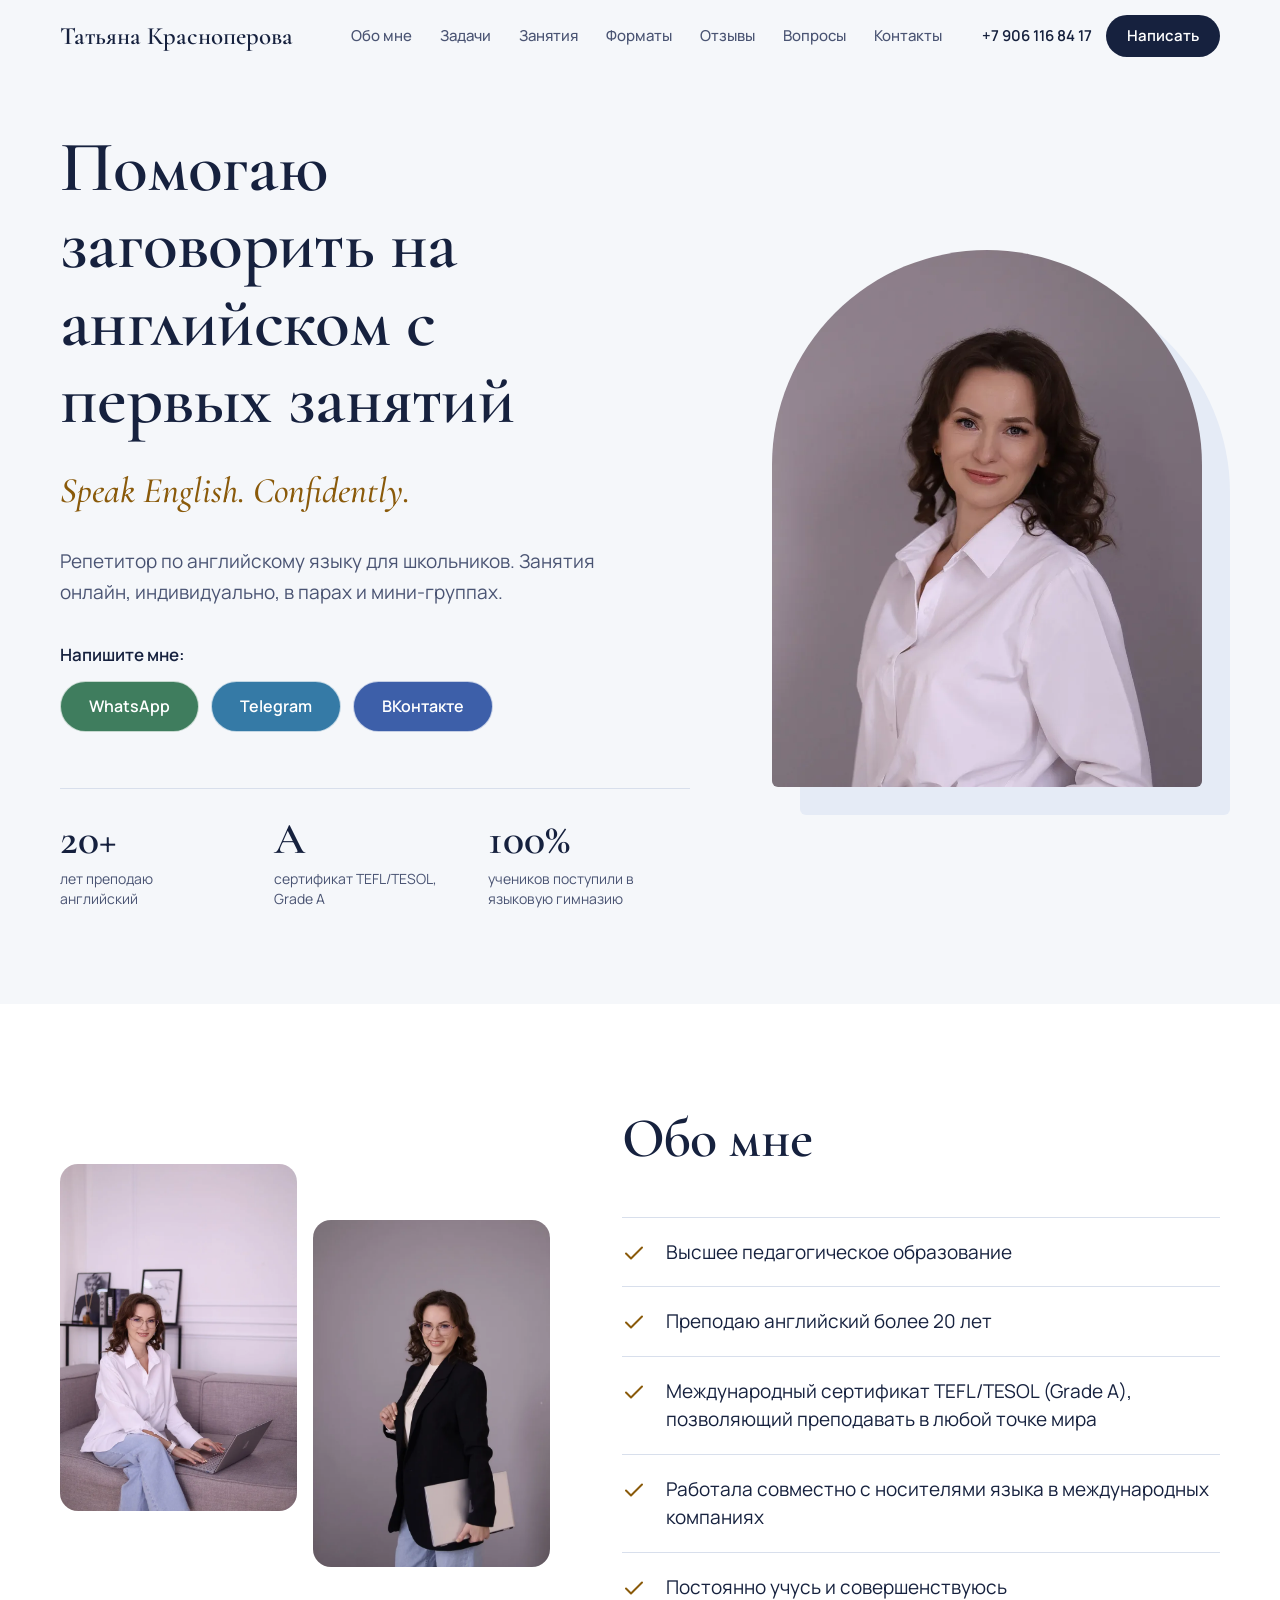
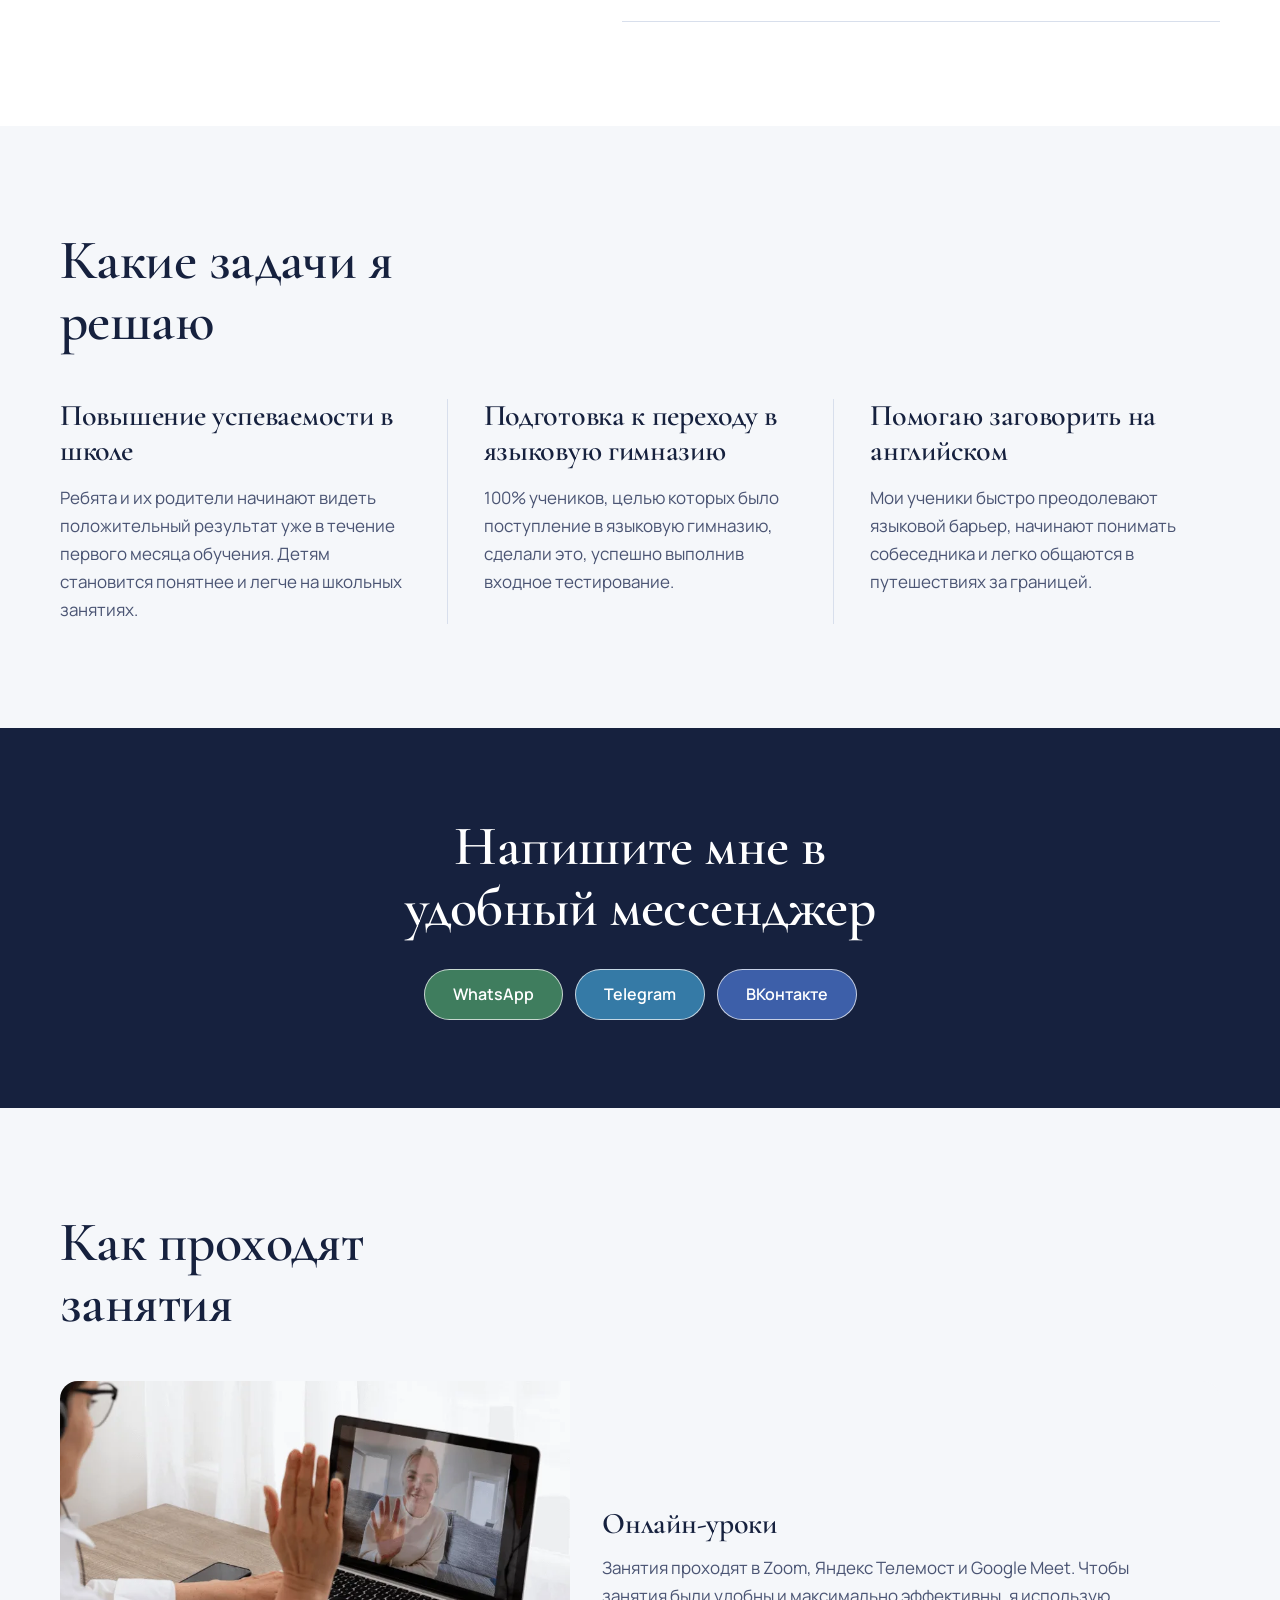
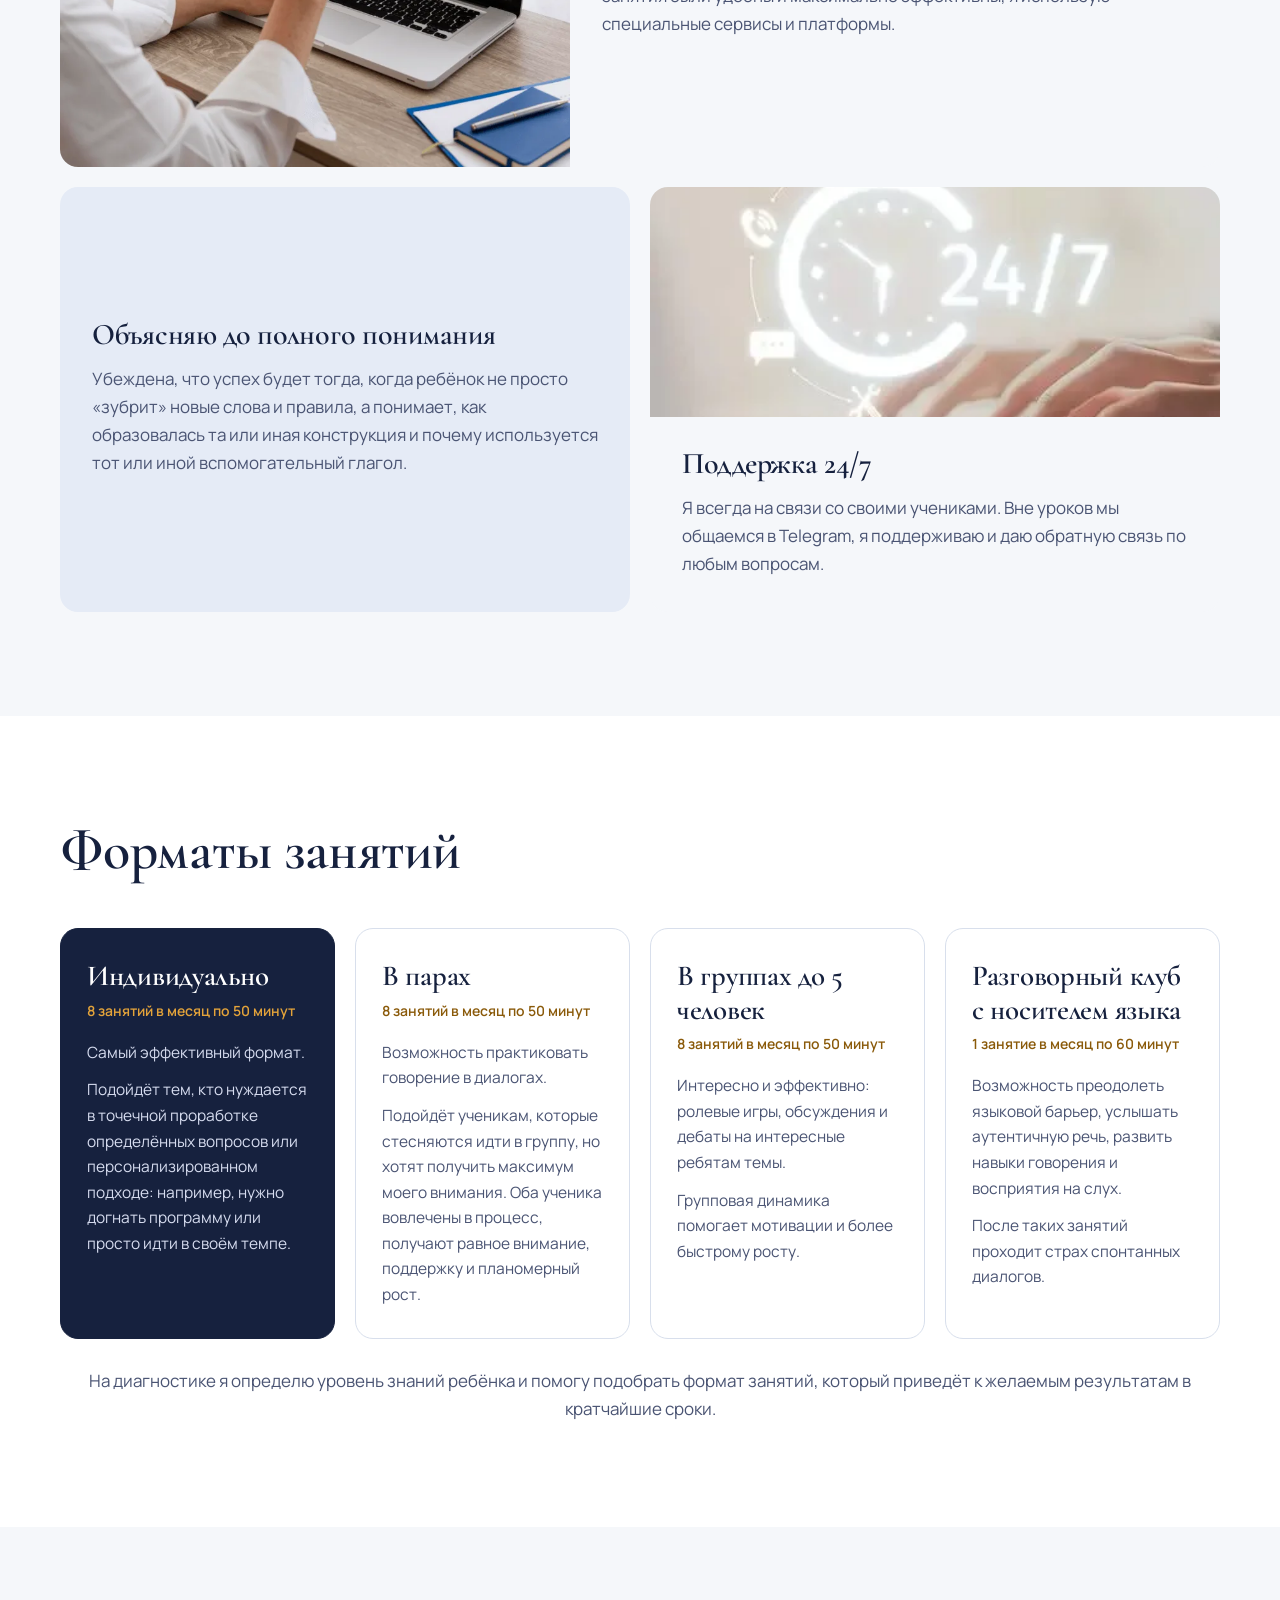
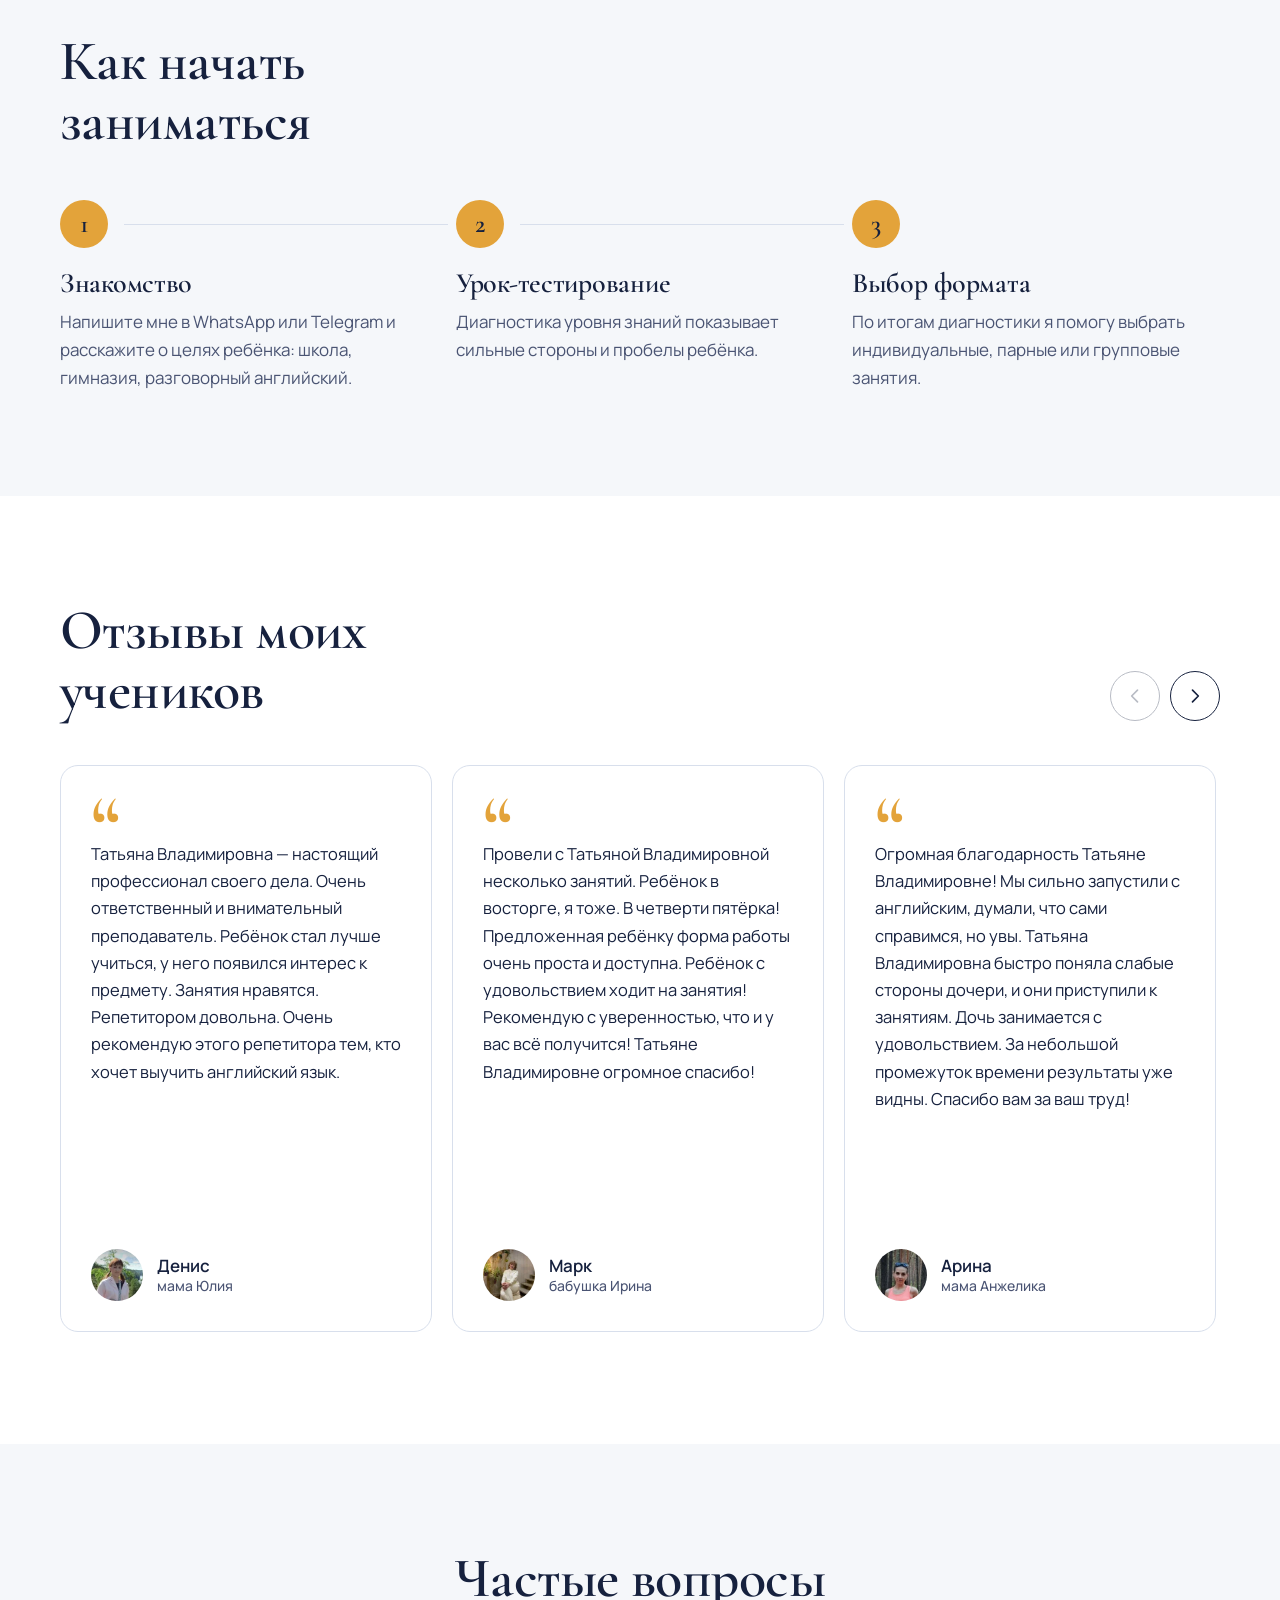
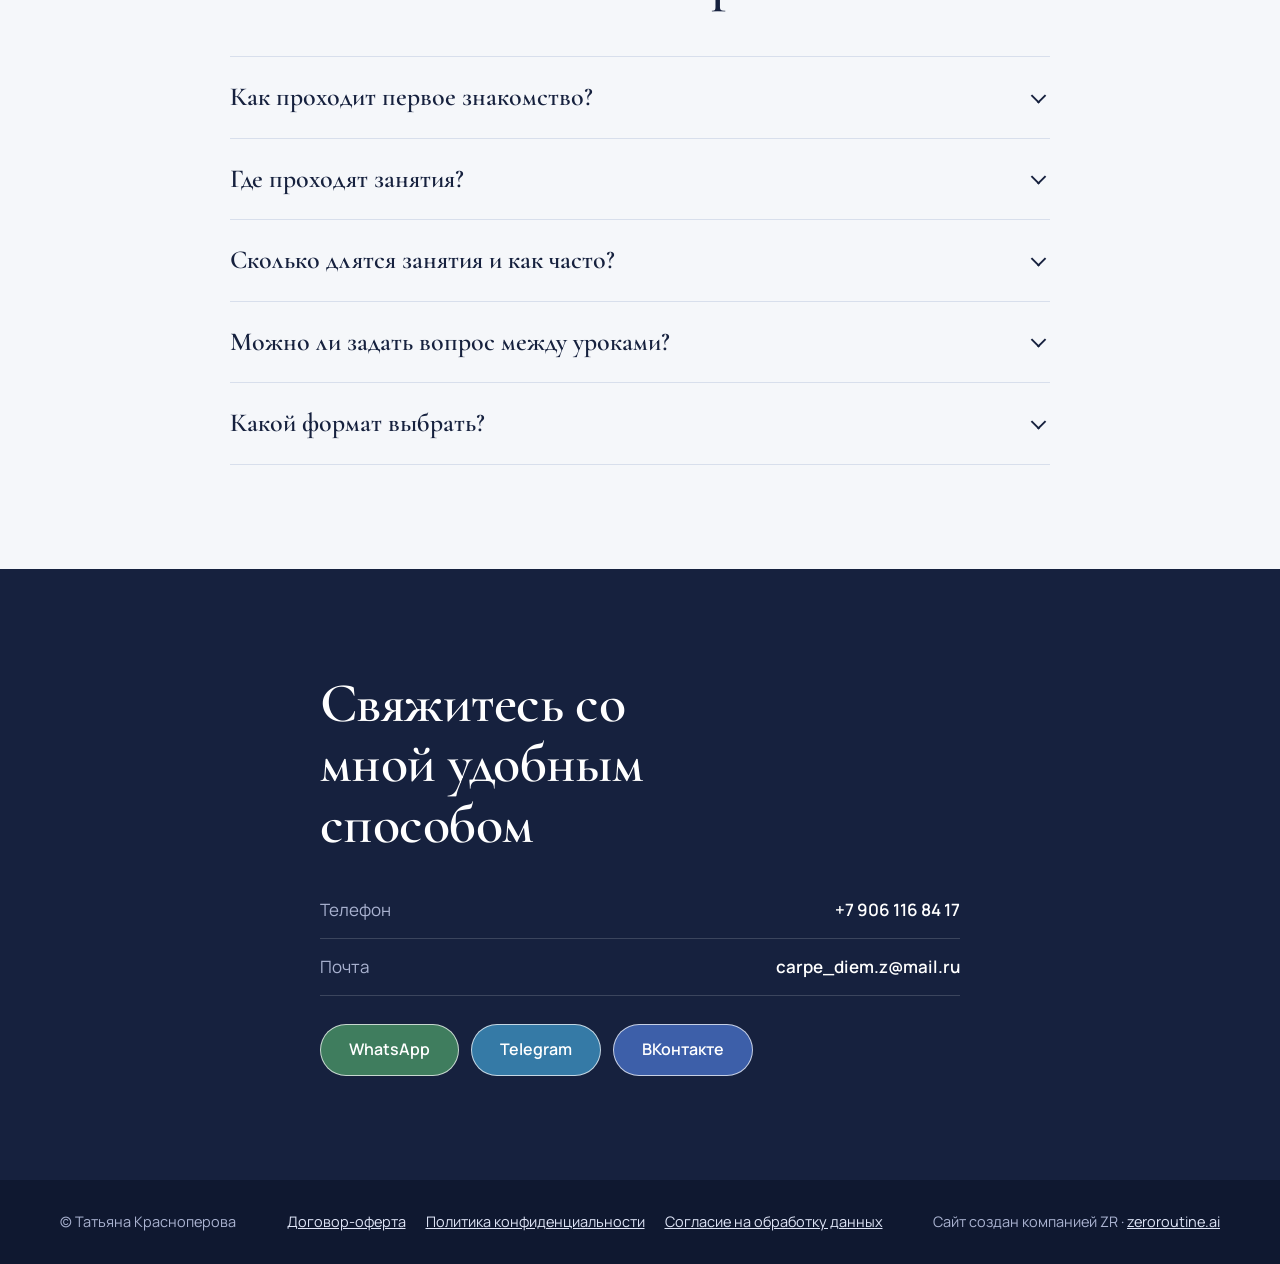
<file: index.html>
<!DOCTYPE html>
<html lang="ru">
<head>
<meta charset="utf-8">
<meta name="viewport" content="width=device-width, initial-scale=1">
<title>Татьяна Красноперова — репетитор по английскому языку</title>
<meta name="description" content="Репетитор по английскому языку: школьникам, подготовка в языковую гимназию, разговорная практика. Онлайн, индивидуально, в парах и мини-группах. Опыт более 20 лет, сертификат TEFL/TESOL.">
<meta name="theme-color" content="#16213e">
<meta property="og:type" content="website">
<meta property="og:title" content="Татьяна Красноперова — репетитор по английскому языку">
<meta property="og:description" content="Помогаю заговорить на английском уже с первых занятий. Онлайн, индивидуально и в мини-группах.">
<link rel="icon" href="assets/img/favicon.ico">
<link rel="preload" href="assets/fonts/cormorant-600.woff2" as="font" type="font/woff2" crossorigin>
<link rel="stylesheet" href="assets/css/google-fonts.css">
<link rel="stylesheet" href="assets/css/style.css?v=202611270908">
</head>
<body>
<a class="skip" href="#main">К содержимому</a>

<header class="header">
  <div class="wrap header__in">
    <a class="logo" href="#top">Татьяна Красноперова</a>
    <nav class="nav" id="nav" aria-label="Разделы сайта">
      <a href="#about">Обо мне</a>
      <a href="#goals">Задачи</a>
      <a href="#method">Занятия</a>
      <a href="#formats">Форматы</a>
      <a href="#reviews">Отзывы</a>
      <a href="#faq">Вопросы</a>
      <a href="#contact">Контакты</a>
      <a class="nav__cta" href="#contact">Написать мне</a>
    </nav>
    <div class="header__cta">
      <a class="header__phone" href="tel:+79061168417">+7 906 116 84 17</a>
      <a class="btn btn--dark btn--sm" href="#contact">Написать</a>
    </div>
    <button class="burger" type="button" aria-label="Открыть меню" aria-expanded="false" aria-controls="nav"><span></span><span></span><span></span></button>
  </div>
</header>

<main id="main">

<section class="hero" id="top">
  <div class="wrap hero__grid">
    <div>
      <h1>Помогаю заговорить на английском с первых занятий</h1>
      <p class="hero__en">Speak English. Confidently.</p>
      <p class="hero__lead">Репетитор по английскому языку для школьников. Занятия онлайн, индивидуально, в парах и мини-группах.</p>
      <p class="hero__write">Напишите мне:</p>
      <div class="hero__actions">
        <a class="btn btn--wa" href="https://wa.me/79061168417" target="_blank" rel="noopener">WhatsApp</a>
        <a class="btn btn--tg" href="https://t.me/Tatyana2612_K" target="_blank" rel="noopener">Telegram</a>
        <a class="btn btn--vk" href="https://vk.ru/id139957964" target="_blank" rel="noopener">ВКонтакте</a>
      </div>
      <ul class="facts">
        <li><b>20+</b><span>лет преподаю английский</span></li>
        <li><b>A</b><span>сертификат TEFL/TESOL, Grade A</span></li>
        <li><b>100%</b><span>учеников поступили в языковую гимназию</span></li>
      </ul>
    </div>
    <div class="hero__photo">
      <img src="assets/images/hero.webp" width="900" height="1047" alt="Татьяна Красноперова, репетитор по английскому языку" fetchpriority="high">
    </div>
  </div>
</section>

<section class="section section--white" id="about">
  <div class="wrap about">
    <div class="about__photos">
      <img src="assets/images/about-1.webp" width="800" height="1200" alt="Татьяна проводит онлайн-урок за ноутбуком" loading="lazy">
      <img src="assets/images/about-3.webp" width="700" height="1050" alt="Татьяна Красноперова с ноутбуком" loading="lazy">
    </div>
    <div>
      <h2 class="section-title">Обо мне</h2>
      <ul class="creds">
        <li><svg viewBox="0 0 24 24" fill="none" stroke="currentColor" stroke-width="2" stroke-linecap="round" stroke-linejoin="round" aria-hidden="true"><path d="M4 12.5l5 5L20 6.5"/></svg>Высшее педагогическое образование</li>
        <li><svg viewBox="0 0 24 24" fill="none" stroke="currentColor" stroke-width="2" stroke-linecap="round" stroke-linejoin="round" aria-hidden="true"><path d="M4 12.5l5 5L20 6.5"/></svg>Преподаю английский более 20 лет</li>
        <li><svg viewBox="0 0 24 24" fill="none" stroke="currentColor" stroke-width="2" stroke-linecap="round" stroke-linejoin="round" aria-hidden="true"><path d="M4 12.5l5 5L20 6.5"/></svg>Международный сертификат TEFL/TESOL (Grade A), позволяющий преподавать в любой точке мира</li>
        <li><svg viewBox="0 0 24 24" fill="none" stroke="currentColor" stroke-width="2" stroke-linecap="round" stroke-linejoin="round" aria-hidden="true"><path d="M4 12.5l5 5L20 6.5"/></svg>Работала совместно с носителями языка в международных компаниях</li>
        <li><svg viewBox="0 0 24 24" fill="none" stroke="currentColor" stroke-width="2" stroke-linecap="round" stroke-linejoin="round" aria-hidden="true"><path d="M4 12.5l5 5L20 6.5"/></svg>Постоянно учусь и совершенствуюсь</li>
      </ul>
    </div>
  </div>
</section>

<section class="section" id="goals">
  <div class="wrap">
    <h2 class="section-title">Какие задачи я решаю</h2>
    <div class="goals">
      <div class="goal">
        <h3>Повышение успеваемости в школе</h3>
        <p>Ребята и их родители начинают видеть положительный результат уже в течение первого месяца обучения. Детям становится понятнее и легче на школьных занятиях.</p>
      </div>
      <div class="goal">
        <h3>Подготовка к переходу в языковую гимназию</h3>
        <p>100% учеников, целью которых было поступление в языковую гимназию, сделали это, успешно выполнив входное тестирование.</p>
      </div>
      <div class="goal">
        <h3>Помогаю заговорить на английском</h3>
        <p>Мои ученики быстро преодолевают языковой барьер, начинают понимать собеседника и легко общаются в путешествиях за границей.</p>
      </div>
    </div>
  </div>
</section>

<section class="cta">
  <div class="wrap">
    <h2>Напишите мне в удобный мессенджер</h2>
    <div class="cta__btns"><a class="btn btn--wa" href="https://wa.me/79061168417" target="_blank" rel="noopener">WhatsApp</a><a class="btn btn--tg" href="https://t.me/Tatyana2612_K" target="_blank" rel="noopener">Telegram</a><a class="btn btn--vk" href="https://vk.ru/id139957964" target="_blank" rel="noopener">ВКонтакте</a></div>
  </div>
</section>

<section class="section" id="method">
  <div class="wrap">
    <h2 class="section-title">Как проходят занятия</h2>
    <div class="method">
      <article class="method__item method__item--wide">
        <img src="assets/images/online.webp" width="800" height="605" alt="Онлайн-урок английского по видеосвязи" loading="lazy">
        <div class="method__body">
          <h3>Онлайн-уроки</h3>
          <p>Занятия проходят в Zoom, Яндекс Телемост и Google Meet. Чтобы занятия были удобны и максимально эффективны, я использую специальные сервисы и платформы.</p>
        </div>
      </article>
      <article class="method__item method__item--text">
        <div class="method__body">
          <h3>Объясняю до полного понимания</h3>
          <p>Убеждена, что успех будет тогда, когда ребёнок не просто «зубрит» новые слова и правила, а понимает, как образовалась та или иная конструкция и почему используется тот или иной вспомогательный глагол.</p>
        </div>
      </article>
      <article class="method__item">
        <img src="assets/images/support.webp" width="461" height="312" alt="Поддержка 24/7: общение в Telegram" loading="lazy">
        <div class="method__body">
          <h3>Поддержка 24/7</h3>
          <p>Я всегда на связи со своими учениками. Вне уроков мы общаемся в Telegram, я поддерживаю и даю обратную связь по любым вопросам.</p>
        </div>
      </article>
    </div>
  </div>
</section>

<section class="section section--white" id="formats">
  <div class="wrap">
    <h2 class="section-title">Форматы занятий</h2>
    <div class="formats">
      <article class="format format--main">
        <h3>Индивидуально</h3>
        <div class="format__meta">8 занятий в месяц по 50 минут</div>
        <p>Самый эффективный формат.</p>
        <p>Подойдёт тем, кто нуждается в точечной проработке определённых вопросов или персонализированном подходе: например, нужно догнать программу или просто идти в своём темпе.</p>
      </article>
      <article class="format">
        <h3>В парах</h3>
        <div class="format__meta">8 занятий в месяц по 50 минут</div>
        <p>Возможность практиковать говорение в диалогах.</p>
        <p>Подойдёт ученикам, которые стесняются идти в группу, но хотят получить максимум моего внимания. Оба ученика вовлечены в процесс, получают равное внимание, поддержку и планомерный рост.</p>
      </article>
      <article class="format">
        <h3>В группах до 5 человек</h3>
        <div class="format__meta">8 занятий в месяц по 50 минут</div>
        <p>Интересно и эффективно: ролевые игры, обсуждения и дебаты на интересные ребятам темы.</p>
        <p>Групповая динамика помогает мотивации и более быстрому росту.</p>
      </article>
      <article class="format">
        <h3>Разговорный клуб с носителем языка</h3>
        <div class="format__meta">1 занятие в месяц по 60 минут</div>
        <p>Возможность преодолеть языковой барьер, услышать аутентичную речь, развить навыки говорения и восприятия на слух.</p>
        <p>После таких занятий проходит страх спонтанных диалогов.</p>
      </article>
    </div>
    <p class="formats-note">На диагностике я определю уровень знаний ребёнка и помогу подобрать формат занятий, который приведёт к желаемым результатам в кратчайшие сроки.</p>
  </div>
</section>

<section class="section" id="steps">
  <div class="wrap">
    <h2 class="section-title">Как начать заниматься</h2>
    <ol class="steps">
      <li>
        <h3>Знакомство</h3>
        <p>Напишите мне в WhatsApp или Telegram и расскажите о целях ребёнка: школа, гимназия, разговорный английский.</p>
      </li>
      <li>
        <h3>Урок-тестирование</h3>
        <p>Диагностика уровня знаний показывает сильные стороны и пробелы ребёнка.</p>
      </li>
      <li>
        <h3>Выбор формата</h3>
        <p>По итогам диагностики я помогу выбрать индивидуальные, парные или групповые занятия.</p>
      </li>
    </ol>
  </div>
</section>

<section class="section section--white" id="reviews">
  <div class="wrap">
    <div class="reviews__head">
      <h2 class="section-title">Отзывы моих учеников</h2>
      <div class="arrows">
        <button class="arrow" type="button" data-arrow="prev" aria-label="Предыдущие отзывы"><svg viewBox="0 0 24 24" fill="none" stroke="currentColor" stroke-width="2" stroke-linecap="round" stroke-linejoin="round" aria-hidden="true"><path d="M15 5l-7 7 7 7"/></svg></button>
        <button class="arrow" type="button" data-arrow="next" aria-label="Следующие отзывы"><svg viewBox="0 0 24 24" fill="none" stroke="currentColor" stroke-width="2" stroke-linecap="round" stroke-linejoin="round" aria-hidden="true"><path d="M9 5l7 7-7 7"/></svg></button>
      </div>
    </div>
    <div class="track" id="reviews-track" tabindex="0" role="region" aria-label="Отзывы учеников">
      <figure class="review">
        <blockquote>Татьяна Владимировна — настоящий профессионал своего дела. Очень ответственный и внимательный преподаватель. Ребёнок стал лучше учиться, у него появился интерес к предмету. Занятия нравятся. Репетитором довольна. Очень рекомендую этого репетитора тем, кто хочет выучить английский язык.</blockquote>
        <figcaption><img src="assets/images/review-denis.webp" width="160" height="133" alt="" loading="lazy"><span>Денис<small>мама Юлия</small></span></figcaption>
      </figure>
      <figure class="review">
        <blockquote>Провели с Татьяной Владимировной несколько занятий. Ребёнок в восторге, я тоже. В четверти пятёрка! Предложенная ребёнку форма работы очень проста и доступна. Ребёнок с удовольствием ходит на занятия! Рекомендую с уверенностью, что и у вас всё получится! Татьяне Владимировне огромное спасибо!</blockquote>
        <figcaption><img src="assets/images/review-mark.webp" width="160" height="137" alt="" loading="lazy"><span>Марк<small>бабушка Ирина</small></span></figcaption>
      </figure>
      <figure class="review">
        <blockquote>Огромная благодарность Татьяне Владимировне! Мы сильно запустили с английским, думали, что сами справимся, но увы. Татьяна Владимировна быстро поняла слабые стороны дочери, и они приступили к занятиям. Дочь занимается с удовольствием. За небольшой промежуток времени результаты уже видны. Спасибо вам за ваш труд!</blockquote>
        <figcaption><img src="assets/images/review-arina.webp" width="160" height="160" alt="" loading="lazy"><span>Арина<small>мама Анжелика</small></span></figcaption>
      </figure>
      <figure class="review">
        <blockquote>Татьяна Владимировна, настоящий профессионал своего дела. Мы сильно запустили с английским, думали, что справимся сами, но увы. Татьяна Владимировна поняла слабые стороны нашей дочери и начала её подтягивать. Дочь стала с удовольствием заниматься английским. За небольшой промежуток времени результаты уже видны. Спасибо вам за ваш труд!</blockquote>
        <figcaption><img src="assets/images/avatar-review-4.svg" width="80" height="80" alt="" loading="lazy"><span>Мама Анжелика</span></figcaption>
      </figure>
      <figure class="review">
        <blockquote>Большое спасибо Татьяне Владимировне за занятия с Савелием! Ему было очень комфортно и интересно заниматься. Заметно лучше стал разбираться в грамматике, да и разговорный английский подтянулся. Рекомендую Татьяну Владимировну как прекрасного специалиста — внимательного, терпеливого и умеющего найти подход к ребёнку.</blockquote>
        <figcaption><img src="assets/images/avatar-review-5.svg" width="80" height="80" alt="" loading="lazy"><span>Савелий<small>мама Елена</small></span></figcaption>
      </figure>
      <figure class="review">
        <blockquote>После трёх месяцев занятий с Татьяной Владимировной у дочери вышла пятёрка по английскому в четверти, до этого была тройка. Она перестала бояться уроков в школе и идёт на них уверенно, потому что понимает всё, что говорит учитель. Очень рады, что вовремя обратились. Большое спасибо!</blockquote>
        <figcaption><img src="assets/images/avatar-review-6.svg" width="80" height="80" alt="" loading="lazy"><span>Мама Анжела</span></figcaption>
      </figure>
      <figure class="review">
        <blockquote>Долго не могли подобрать преподавателя, но когда начали занятия с Татьяной Владимировной, быстро заметили результат. Во-первых, она сразу нашла общий язык с ребёнком, во-вторых, объясняет простым языком, и ребёнку всё понятно. Ребёнок стал самостоятельно выполнять школьные домашние задания по английскому, контрольные пишет хорошо! Очень благодарны за такой подход и смело рекомендуем Татьяну Владимировну тем, кто ищет надёжного репетитора.</blockquote>
        <figcaption><img src="assets/images/avatar-review-7.svg" width="80" height="80" alt="" loading="lazy"><span>Мама Марина</span></figcaption>
      </figure>
      <figure class="review">
        <blockquote>Занимались весь учебный год с Татьяной Владимировной и очень довольны результатом. Прогресс заметен, а дочка занимается с удовольствием и без уговоров — ни разу не возникало желания пропустить или отменить занятие. Спасибо за терпение, внимание и работу.</blockquote>
        <figcaption><img src="assets/images/avatar-review-8.svg" width="80" height="80" alt="" loading="lazy"><span>Мама Насти</span></figcaption>
      </figure>
    </div>
  </div>
</section>

<section class="section" id="faq">
  <div class="wrap">
    <h2 class="section-title section-title--center">Частые вопросы</h2>
    <div class="faq">
      <details>
        <summary>Как проходит первое знакомство?</summary>
        <p>Вы пишете мне в WhatsApp или Telegram. Затем мы проводим урок-тестирование и диагностику уровня знаний ребёнка, и после этого я помогаю выбрать подходящий формат занятий.</p>
      </details>
      <details>
        <summary>Где проходят занятия?</summary>
        <p>Онлайн: в Zoom, Яндекс Телемост или Google Meet. Выбирайте то, что удобнее вам.</p>
      </details>
      <details>
        <summary>Сколько длятся занятия и как часто?</summary>
        <p>Индивидуальные, парные и групповые занятия — 8 раз в месяц по 50 минут. Разговорный клуб с носителем языка — 1 раз в месяц, 60 минут.</p>
      </details>
      <details>
        <summary>Можно ли задать вопрос между уроками?</summary>
        <p>Да. Вне уроков мы общаемся в Telegram, я поддерживаю учеников и даю обратную связь по любым вопросам.</p>
      </details>
      <details>
        <summary>Какой формат выбрать?</summary>
        <p>Индивидуальные занятия подойдут, чтобы догнать программу или идти в своём темпе. Пары — если ребёнок стесняется группы. Группы до 5 человек — для развития общения и мотивации. Помогу выбрать после диагностики.</p>
      </details>
    </div>
  </div>
</section>

<section class="section contact" id="contact">
  <div class="wrap contact__grid contact__grid--single">
    <div>
      <h2>Свяжитесь со мной удобным способом</h2>
      <ul class="contact__list">
        <li><span>Телефон</span><a href="tel:+79061168417">+7 906 116 84 17</a></li>
        <li><span>Почта</span><a href="mailto:carpe_diem.z@mail.ru">carpe_diem.z@mail.ru</a></li>
      </ul>
      <div class="messengers">
        <a class="btn btn--wa" href="https://wa.me/79061168417" target="_blank" rel="noopener">WhatsApp</a>
        <a class="btn btn--tg" href="https://t.me/Tatyana2612_K" target="_blank" rel="noopener">Telegram</a><a class="btn btn--vk" href="https://vk.ru/id139957964" target="_blank" rel="noopener">ВКонтакте</a>
      </div>
    </div>
  </div>
</section>

</main>

<footer class="footer">
  <div class="wrap footer__in">
    <span>© Татьяна Красноперова</span>
    <span class="footer__links"><a href="oferta/">Договор-оферта</a><a href="policy/">Политика конфиденциальности</a><a href="consent/">Согласие на обработку данных</a></span>
    <span>Сайт создан компанией ZR · <a href="https://zeroroutine.ai" target="_blank" rel="noopener">zeroroutine.ai</a></span>
  </div>
</footer>

<script src="assets/js/main.js?v=202611270908" defer></script>
</body>
</html>
</file>
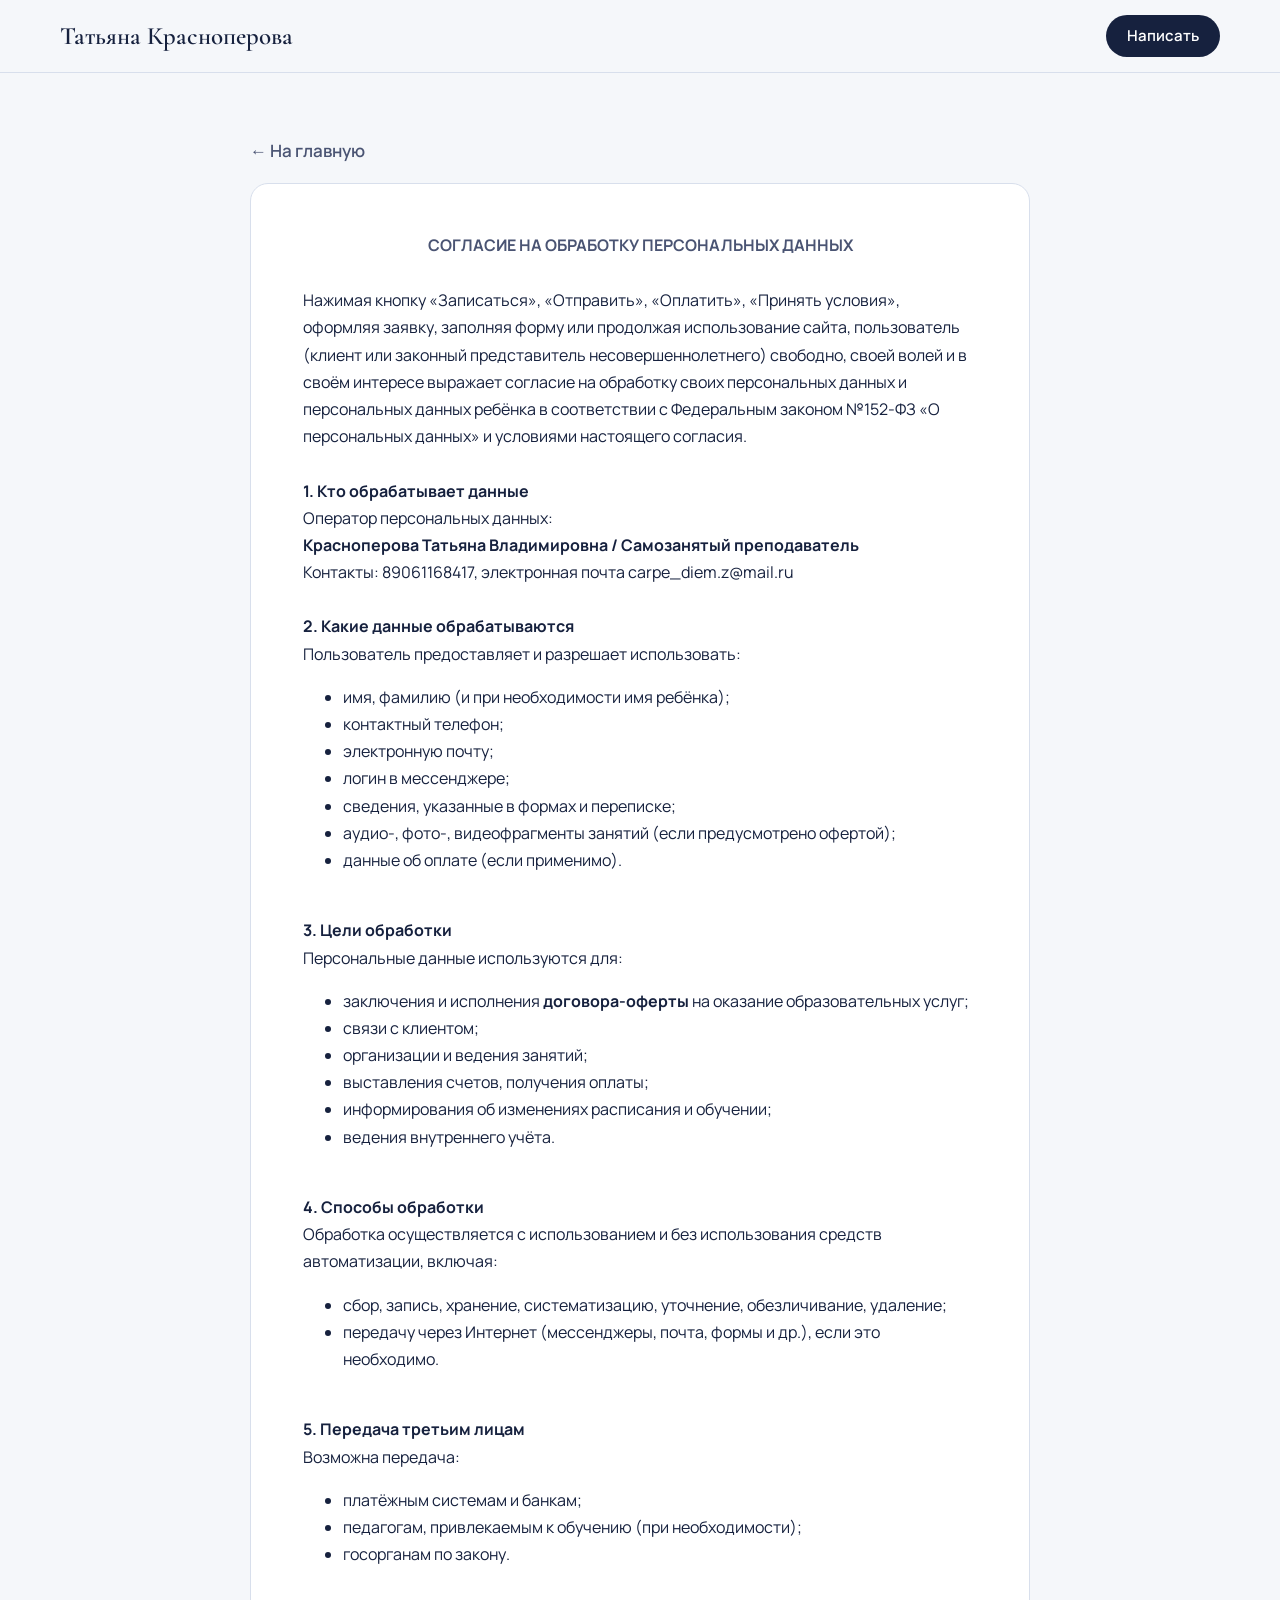
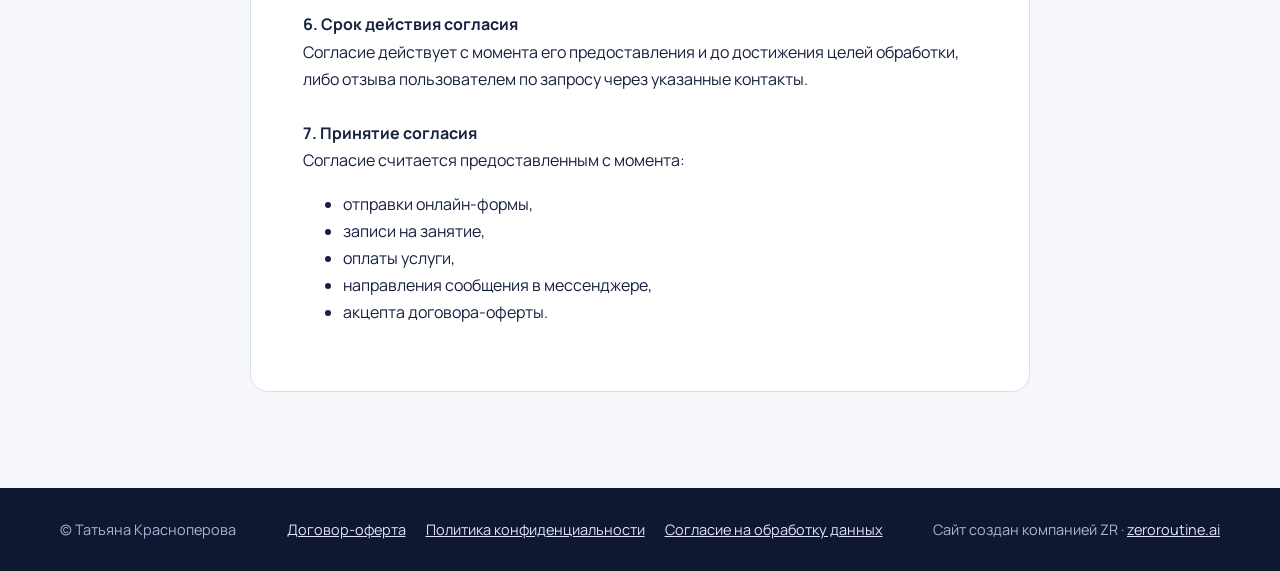
<file: consent/index.html>
<!DOCTYPE html>
<html lang="ru">
<head>
<meta charset="utf-8">
<meta name="viewport" content="width=device-width, initial-scale=1">
<title>Согласие на обработку персональных данных</title>
<meta name="robots" content="noindex">
<link rel="icon" href="../assets/img/favicon.ico">
<link rel="stylesheet" href="../assets/css/google-fonts.css">
<link rel="stylesheet" href="../assets/css/style.css?v=202611270908">
</head>
<body>
<header class="header is-scrolled">
  <div class="wrap header__in">
    <a class="logo" href="../">Татьяна Красноперова</a>
    <div class="header__cta" style="margin-left:auto"><a class="btn btn--dark btn--sm" href="../#contact">Написать</a></div>
  </div>
</header>
<main class="doc"><div class="doc__back"><a href="../">← На главную</a></div><div class="doc__body"><p class="doc__sub"><strong>СОГЛАСИЕ НА ОБРАБОТКУ ПЕРСОНАЛЬНЫХ ДАННЫХ</strong></p>Нажимая кнопку «Записаться», «Отправить», «Оплатить», «Принять условия», оформляя заявку, заполняя форму или продолжая использование сайта, пользователь (клиент или законный представитель несовершеннолетнего) свободно, своей волей и в своём интересе выражает согласие на обработку своих персональных данных и персональных данных ребёнка в соответствии с Федеральным законом №152-ФЗ «О персональных данных» и условиями настоящего согласия.<br /><br /><strong>1. Кто обрабатывает данные</strong><br />Оператор персональных данных:<br /><strong>Красноперова Татьяна Владимировна / Самозанятый преподаватель</strong><br />Контакты: 89061168417, электронная почта carpe_diem.z@mail.ru<br /><br /><strong>2. Какие данные обрабатываются</strong><br />Пользователь предоставляет и разрешает использовать:<br /><ul><li data-list="bullet">имя, фамилию (и при необходимости имя ребёнка);</li><li data-list="bullet">контактный телефон;</li><li data-list="bullet">электронную почту;</li><li data-list="bullet">логин в мессенджере;</li><li data-list="bullet">сведения, указанные в формах и переписке;</li><li data-list="bullet">аудио-, фото-, видеофрагменты занятий (если предусмотрено офертой);</li><li data-list="bullet">данные об оплате (если применимо).</li></ul><br /><strong>3. Цели обработки</strong><br />Персональные данные используются для:<br /><ul><li data-list="bullet">заключения и исполнения <strong>договора-оферты</strong> на оказание образовательных услуг;</li><li data-list="bullet">связи с клиентом;</li><li data-list="bullet">организации и ведения занятий;</li><li data-list="bullet">выставления счетов, получения оплаты;</li><li data-list="bullet">информирования об изменениях расписания и обучении;</li><li data-list="bullet">ведения внутреннего учёта.</li></ul><br /><strong>4. Способы обработки</strong><br />Обработка осуществляется с использованием и без использования средств автоматизации, включая:<br /><ul><li data-list="bullet">сбор, запись, хранение, систематизацию, уточнение, обезличивание, удаление;</li><li data-list="bullet">передачу через Интернет (мессенджеры, почта, формы и др.), если это необходимо.</li></ul><br /><strong>5. Передача третьим лицам</strong><br />Возможна передача:<br /><ul><li data-list="bullet">платёжным системам и банкам;</li><li data-list="bullet">педагогам, привлекаемым к обучению (при необходимости);</li><li data-list="bullet">госорганам по закону.</li></ul><br /><strong>6. Срок действия согласия</strong><br />Согласие действует с момента его предоставления и до достижения целей обработки, либо отзыва пользователем по запросу через указанные контакты.<br /><br /><strong>7. Принятие согласия</strong><br />Согласие считается предоставленным с момента:<br /><ul><li data-list="bullet">отправки онлайн-формы,</li><li data-list="bullet">записи на занятие,</li><li data-list="bullet">оплаты услуги,</li><li data-list="bullet">направления сообщения в мессенджере,</li><li data-list="bullet">акцепта договора-оферты.</li></ul></div></main>
<footer class="footer">
  <div class="wrap footer__in">
    <span>© Татьяна Красноперова</span>
    <span class="footer__links"><a href="../oferta/">Договор-оферта</a><a href="../policy/">Политика конфиденциальности</a><a href="../consent/">Согласие на обработку данных</a></span>
    <span>Сайт создан компанией ZR · <a href="https://zeroroutine.ai" target="_blank" rel="noopener">zeroroutine.ai</a></span>
  </div>
</footer>
</body>
</html>
</file>
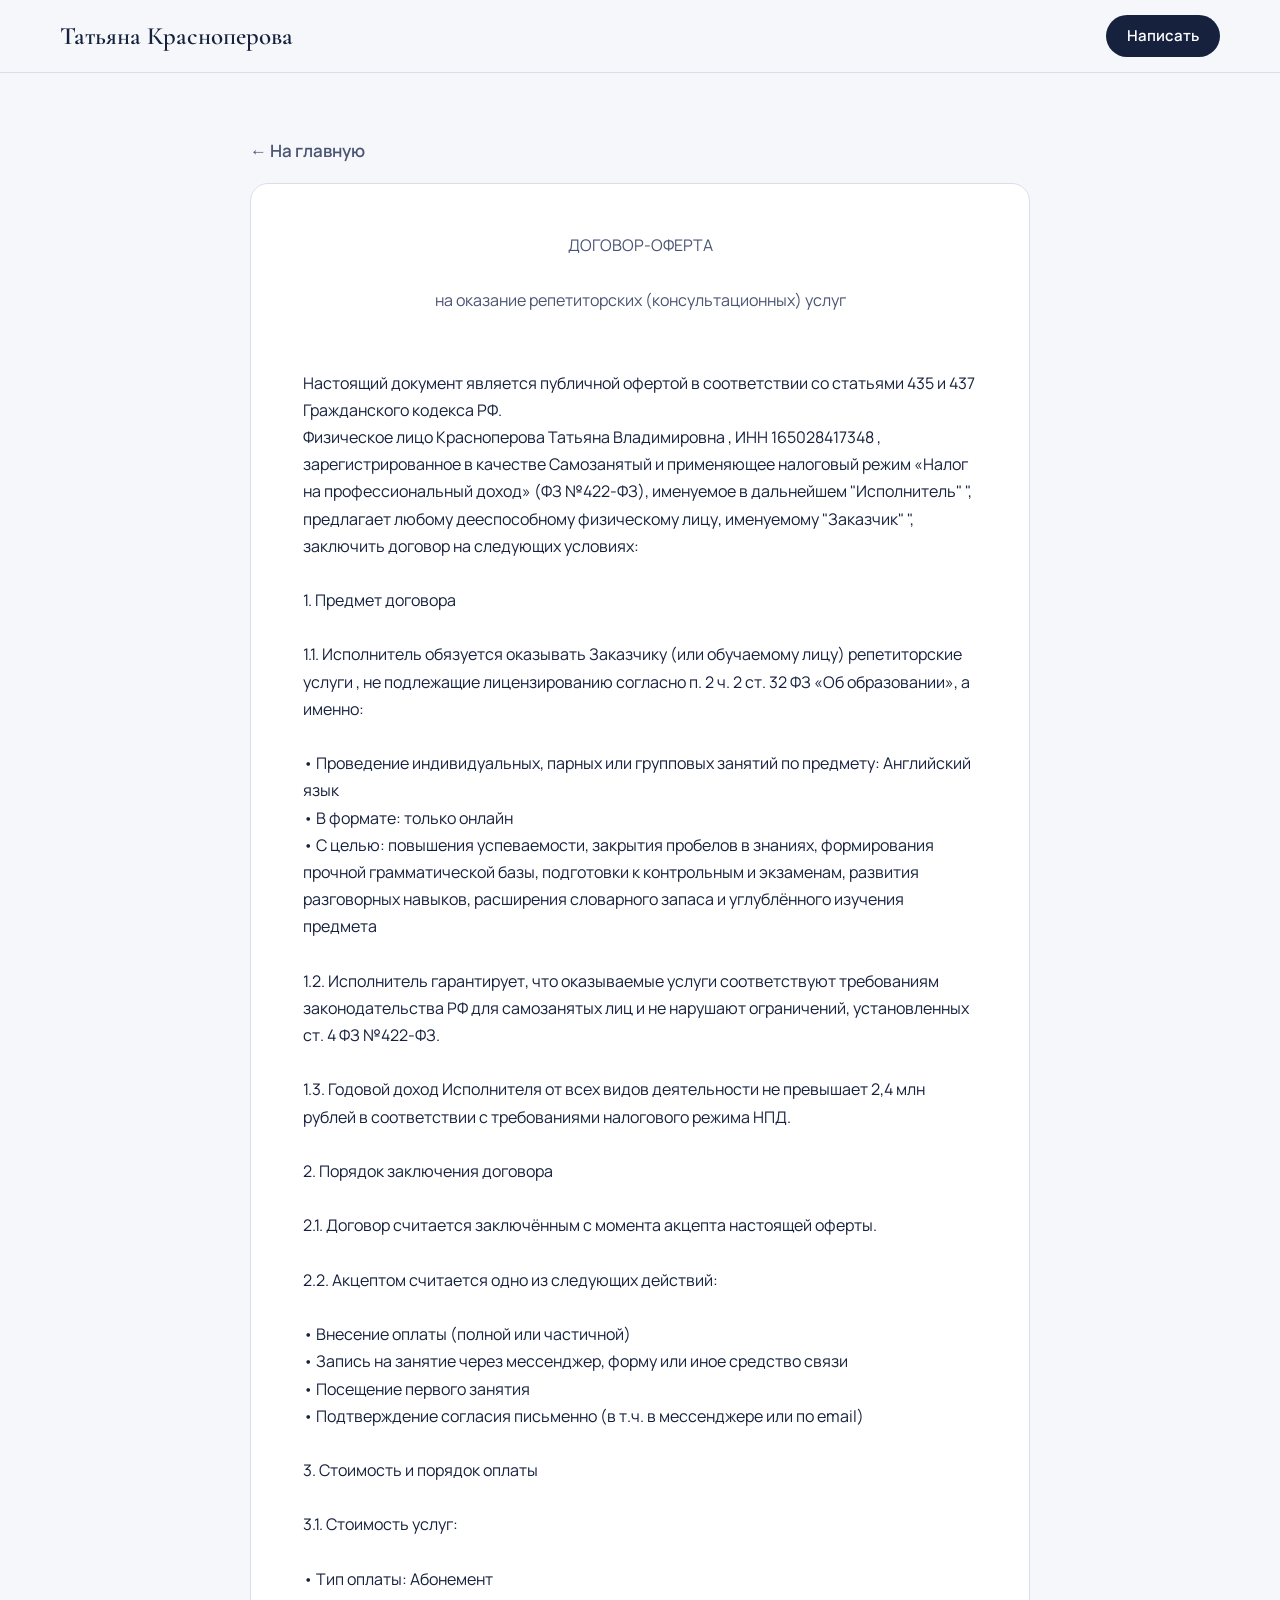
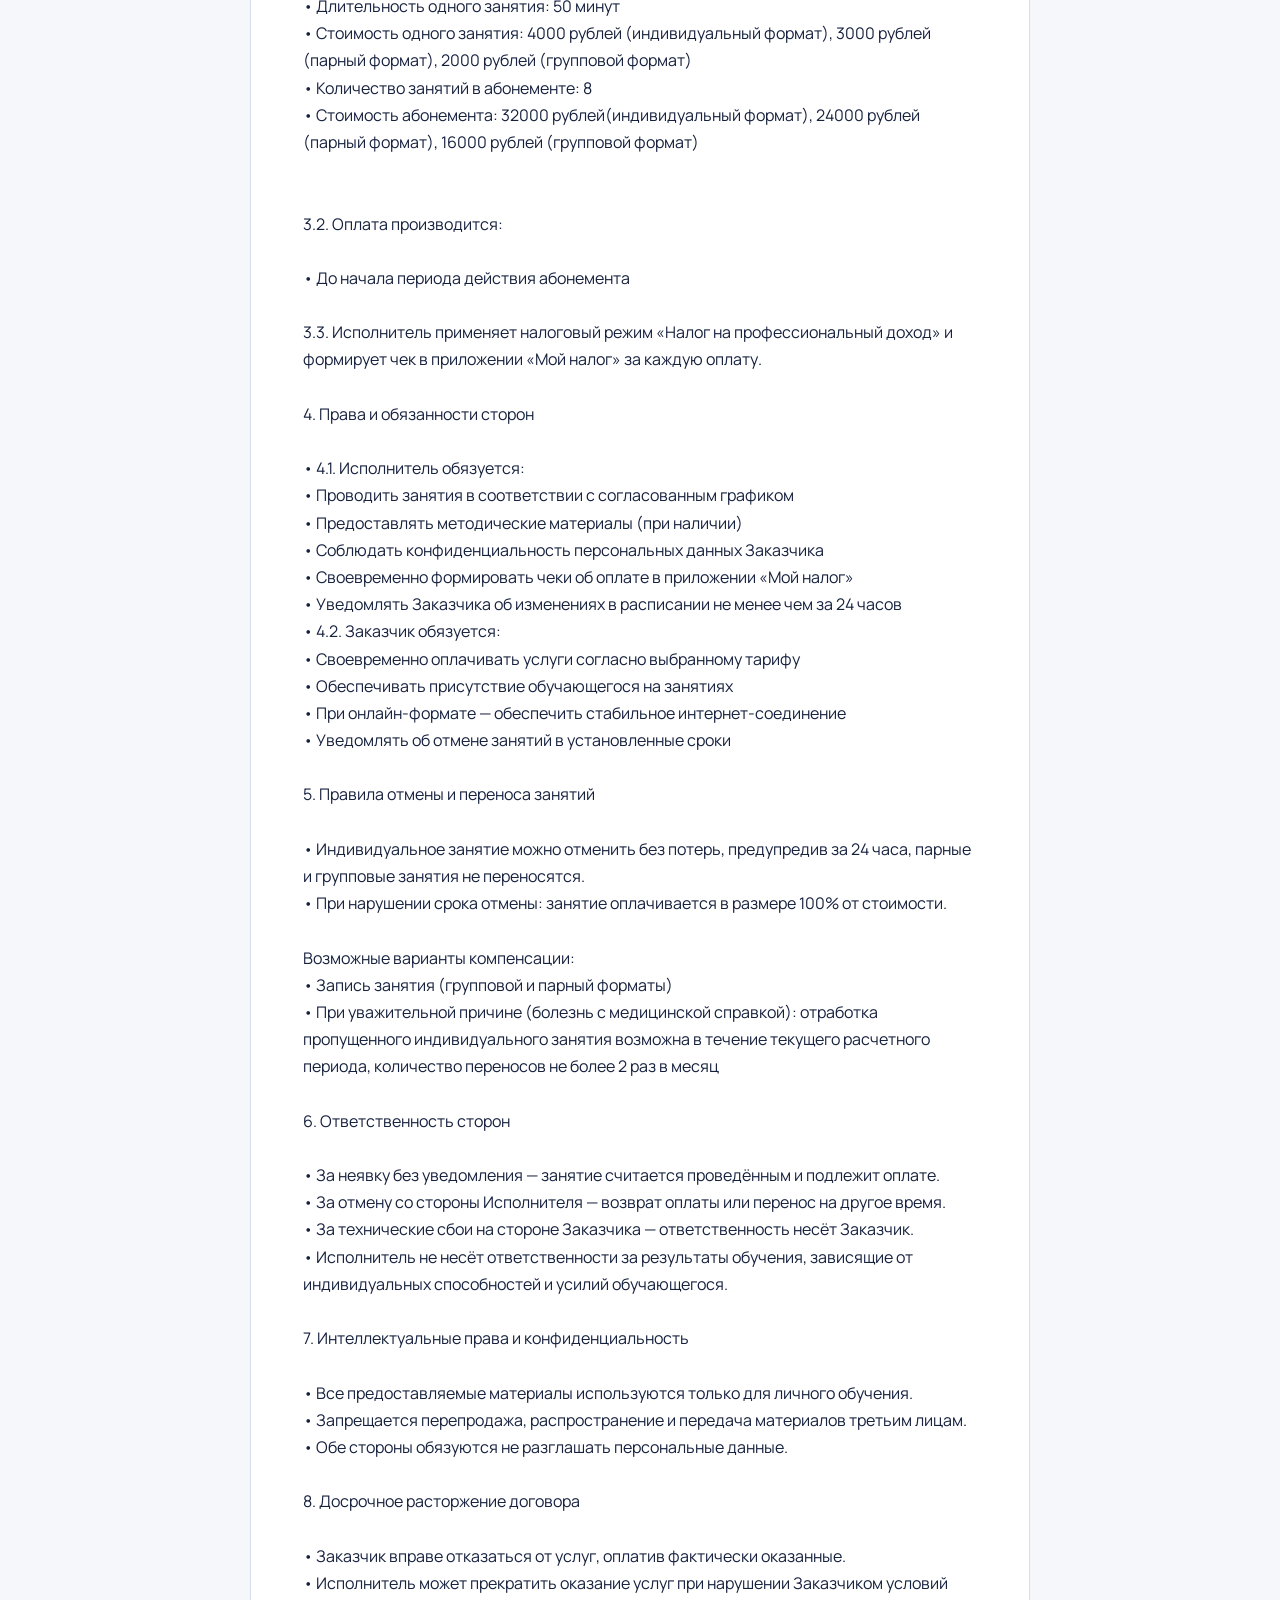
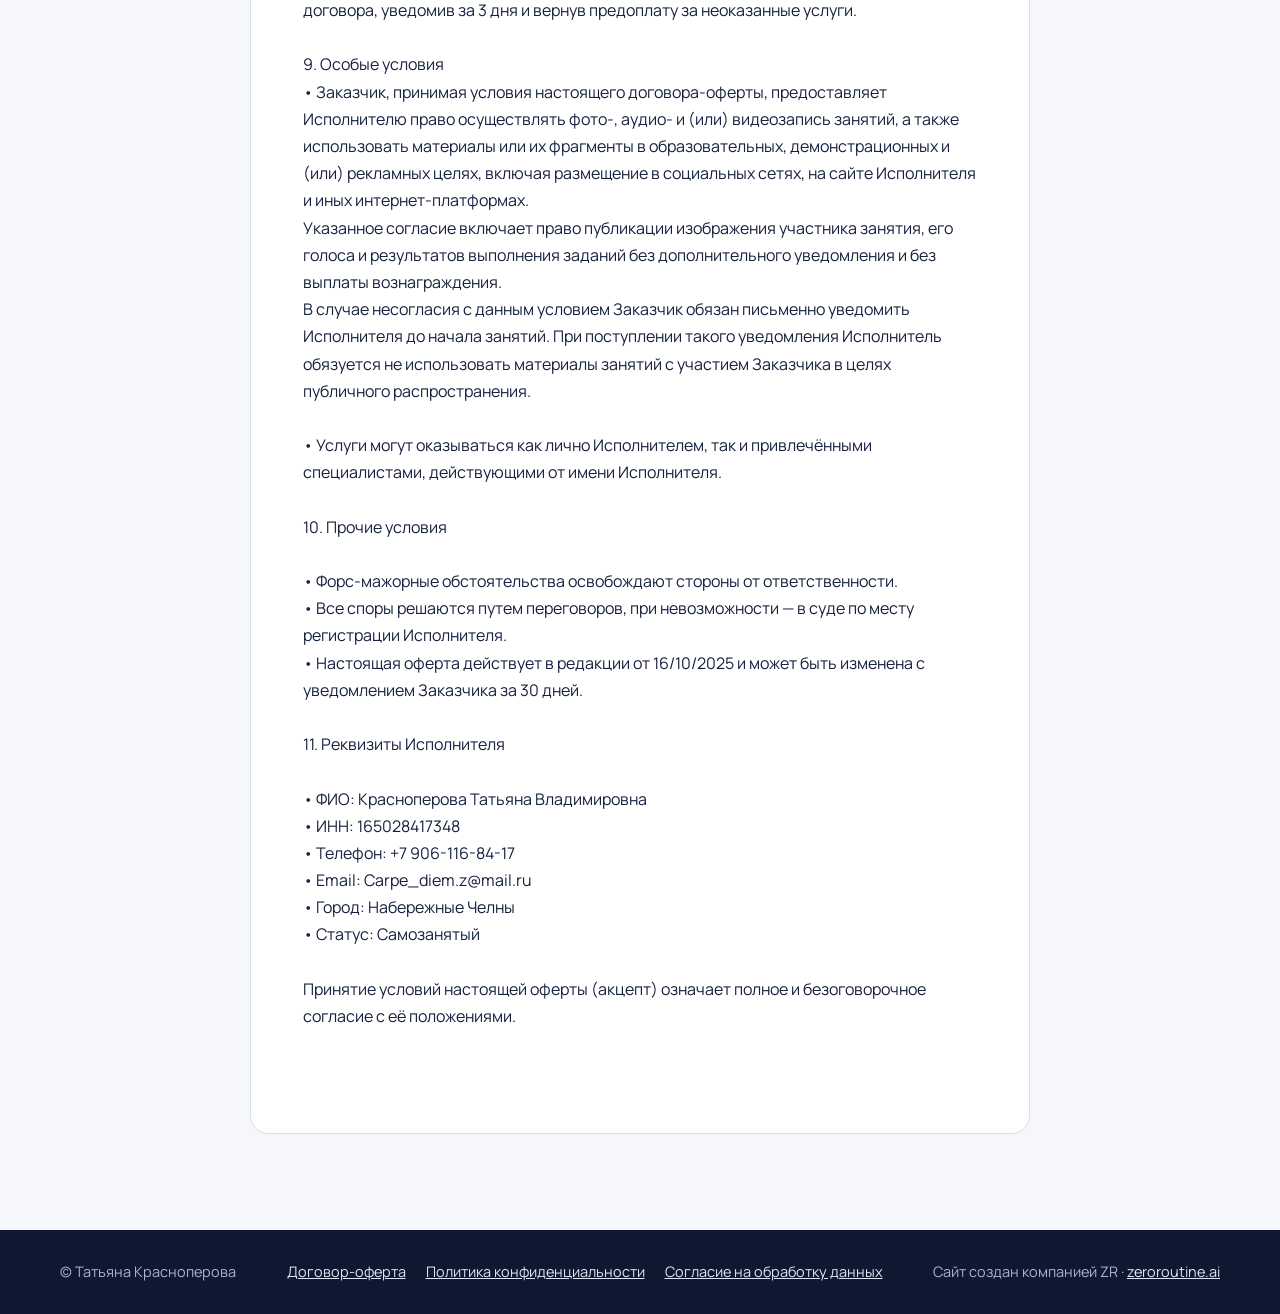
<file: oferta/index.html>
<!DOCTYPE html>
<html lang="ru">
<head>
<meta charset="utf-8">
<meta name="viewport" content="width=device-width, initial-scale=1">
<title>Договор-оферта</title>
<meta name="robots" content="noindex">
<link rel="icon" href="../assets/img/favicon.ico">
<link rel="stylesheet" href="../assets/css/google-fonts.css">
<link rel="stylesheet" href="../assets/css/style.css?v=202611270908">
</head>
<body>
<header class="header is-scrolled">
  <div class="wrap header__in">
    <a class="logo" href="../">Татьяна Красноперова</a>
    <div class="header__cta" style="margin-left:auto"><a class="btn btn--dark btn--sm" href="../#contact">Написать</a></div>
  </div>
</header>
<main class="doc"><div class="doc__back"><a href="../">← На главную</a></div><div class="doc__body"><p class="doc__sub">ДОГОВОР-ОФЕРТА</p><p class="doc__sub">на оказание репетиторских (консультационных) услуг</p><br />Настоящий документ является публичной офертой в соответствии со статьями 435 и 437 Гражданского кодекса РФ.<br />Физическое лицо Красноперова Татьяна Владимировна , ИНН 165028417348 , зарегистрированное в качестве Самозанятый и применяющее налоговый режим «Налог на профессиональный доход» (ФЗ №422-ФЗ), именуемое в дальнейшем "Исполнитель" ", предлагает любому дееспособному физическому лицу, именуемому "Заказчик" ", заключить договор на следующих условиях:<br /><br />1. Предмет договора<br /><br />1.1. Исполнитель обязуется оказывать Заказчику (или обучаемому лицу) репетиторские услуги , не подлежащие лицензированию согласно п. 2 ч. 2 ст. 32 ФЗ «Об образовании», а именно:<br /><br />• Проведение индивидуальных, парных или групповых занятий по предмету: Английский язык<br />• В формате: только онлайн<br />• С целью: повышения успеваемости, закрытия пробелов в знаниях, формирования прочной грамматической базы, подготовки к контрольным и экзаменам, развития разговорных навыков, расширения словарного запаса и углублённого изучения предмета<br /><br />1.2. Исполнитель гарантирует, что оказываемые услуги соответствуют требованиям законодательства РФ для самозанятых лиц и не нарушают ограничений, установленных ст. 4 ФЗ №422-ФЗ.<br /><br />1.3. Годовой доход Исполнителя от всех видов деятельности не превышает 2,4 млн рублей в соответствии с требованиями налогового режима НПД.<br /><br />2. Порядок заключения договора<br /><br />2.1. Договор считается заключённым с момента акцепта настоящей оферты.<br /><br />2.2. Акцептом считается одно из следующих действий:<br /><br />• Внесение оплаты (полной или частичной)<br />• Запись на занятие через мессенджер, форму или иное средство связи<br />• Посещение первого занятия<br />• Подтверждение согласия письменно (в т.ч. в мессенджере или по email)<br /><br />3. Стоимость и порядок оплаты<br /><br />3.1. Стоимость услуг:<br /><br />• Тип оплаты: Абонемент<br />• Длительность одного занятия: 50 минут<br />• Стоимость одного занятия: 4000 рублей (индивидуальный формат), 3000 рублей (парный формат), 2000 рублей (групповой формат)<br />• Количество занятий в абонементе: 8<br />• Стоимость абонемента: 32000 рублей(индивидуальный формат), 24000 рублей (парный формат), 16000 рублей (групповой формат)<br /><br /><br />3.2. Оплата производится:<br /><br />• До начала периода действия абонемента<br /><br />3.3. Исполнитель применяет налоговый режим «Налог на профессиональный доход» и формирует чек в приложении «Мой налог» за каждую оплату.<br /><br />4. Права и обязанности сторон<br /><br />• 4.1. Исполнитель обязуется:<br />• Проводить занятия в соответствии с согласованным графиком<br />• Предоставлять методические материалы (при наличии)<br />• Соблюдать конфиденциальность персональных данных Заказчика<br />• Своевременно формировать чеки об оплате в приложении «Мой налог»<br />• Уведомлять Заказчика об изменениях в расписании не менее чем за 24 часов<br />• 4.2. Заказчик обязуется:<br />• Своевременно оплачивать услуги согласно выбранному тарифу<br />• Обеспечивать присутствие обучающегося на занятиях<br />• При онлайн-формате — обеспечить стабильное интернет-соединение<br />• Уведомлять об отмене занятий в установленные сроки<br /><br />5. Правила отмены и переноса занятий<br /><br />• Индивидуальное занятие можно отменить без потерь, предупредив за 24 часа, парные и групповые занятия не переносятся.<br />• При нарушении срока отмены: занятие оплачивается в размере 100% от стоимости.<br /><br />Возможные варианты компенсации:<br />• Запись занятия (групповой и парный форматы)<br />• При уважительной причине (болезнь с медицинской справкой): отработка пропущенного индивидуального занятия возможна в течение текущего расчетного периода, количество переносов не более 2 раз в месяц<br /><br />6. Ответственность сторон<br /><br />• За неявку без уведомления — занятие считается проведённым и подлежит оплате.<br />• За отмену со стороны Исполнителя — возврат оплаты или перенос на другое время.<br />• За технические сбои на стороне Заказчика — ответственность несёт Заказчик.<br />• Исполнитель не несёт ответственности за результаты обучения, зависящие от индивидуальных способностей и усилий обучающегося.<br /><br />7. Интеллектуальные права и конфиденциальность<br /><br />• Все предоставляемые материалы используются только для личного обучения.<br />• Запрещается перепродажа, распространение и передача материалов третьим лицам.<br />• Обе стороны обязуются не разглашать персональные данные.<br /><br />8. Досрочное расторжение договора<br /><br />• Заказчик вправе отказаться от услуг, оплатив фактически оказанные.<br />• Исполнитель может прекратить оказание услуг при нарушении Заказчиком условий договора, уведомив за 3 дня и вернув предоплату за неоказанные услуги.<br /><br />9. Особые условия<br />• Заказчик, принимая условия настоящего договора-оферты, предоставляет Исполнителю право осуществлять фото-, аудио- и (или) видеозапись занятий, а также использовать материалы или их фрагменты в образовательных, демонстрационных и (или) рекламных целях, включая размещение в социальных сетях, на сайте Исполнителя и иных интернет-платформах.<br />Указанное согласие включает право публикации изображения участника занятия, его голоса и результатов выполнения заданий без дополнительного уведомления и без выплаты вознаграждения.<br />В случае несогласия с данным условием Заказчик обязан письменно уведомить Исполнителя до начала занятий. При поступлении такого уведомления Исполнитель обязуется не использовать материалы занятий с участием Заказчика в целях публичного распространения.<br /><br />• Услуги могут оказываться как лично Исполнителем, так и привлечёнными специалистами, действующими от имени Исполнителя.<br /><br />10. Прочие условия<br /><br />• Форс-мажорные обстоятельства освобождают стороны от ответственности.<br />• Все споры решаются путем переговоров, при невозможности — в суде по месту регистрации Исполнителя.<br />• Настоящая оферта действует в редакции от 16/10/2025 и может быть изменена с уведомлением Заказчика за 30 дней.<br /><br />11. Реквизиты Исполнителя<br /><br />• ФИО: Красноперова Татьяна Владимировна<br />• ИНН: 165028417348<br />• Телефон: +7 906-116-84-17<br />• Email: Carpe_diem.z@mail.ru<br />• Город: Набережные Челны<br />• Статус: Самозанятый<br /><br />Принятие условий настоящей оферты (акцепт) означает полное и безоговорочное согласие с её положениями.<br /><br /><br /></div></main>
<footer class="footer">
  <div class="wrap footer__in">
    <span>© Татьяна Красноперова</span>
    <span class="footer__links"><a href="../oferta/">Договор-оферта</a><a href="../policy/">Политика конфиденциальности</a><a href="../consent/">Согласие на обработку данных</a></span>
    <span>Сайт создан компанией ZR · <a href="https://zeroroutine.ai" target="_blank" rel="noopener">zeroroutine.ai</a></span>
  </div>
</footer>
</body>
</html>
</file>
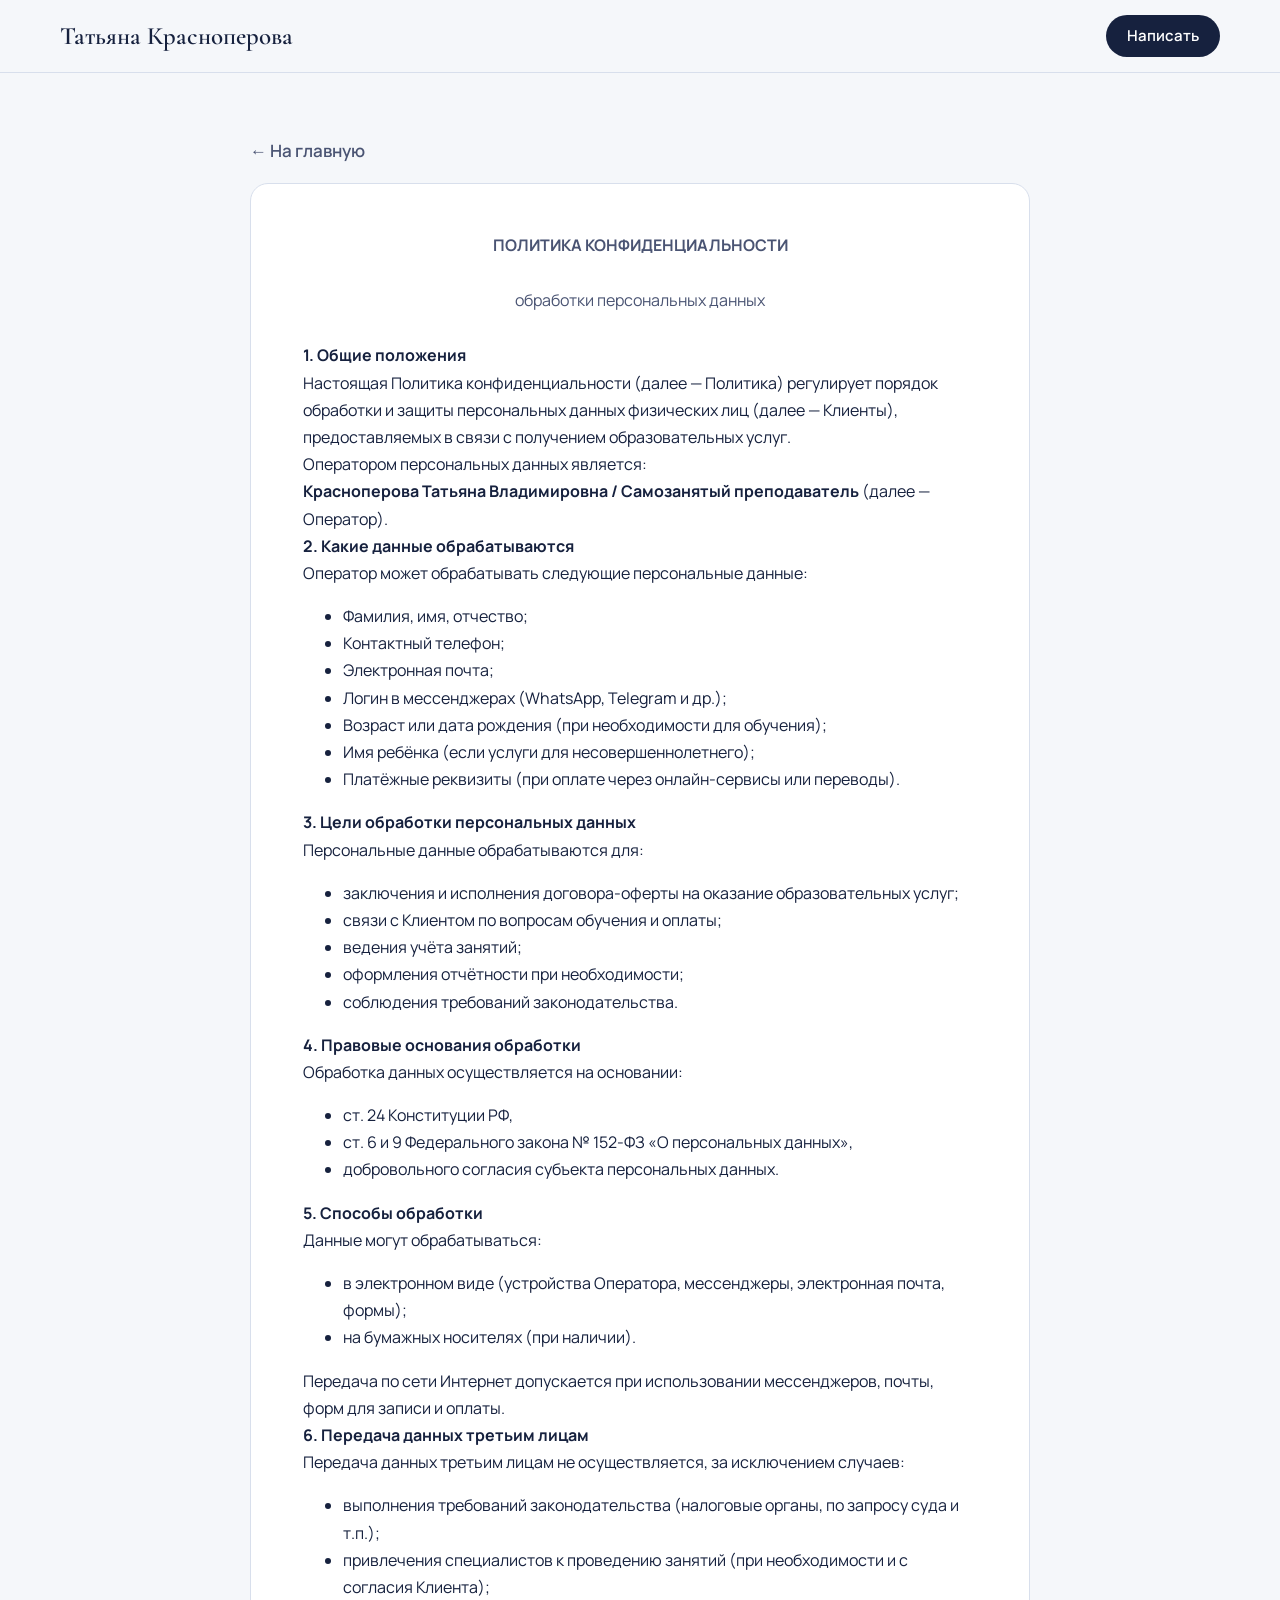
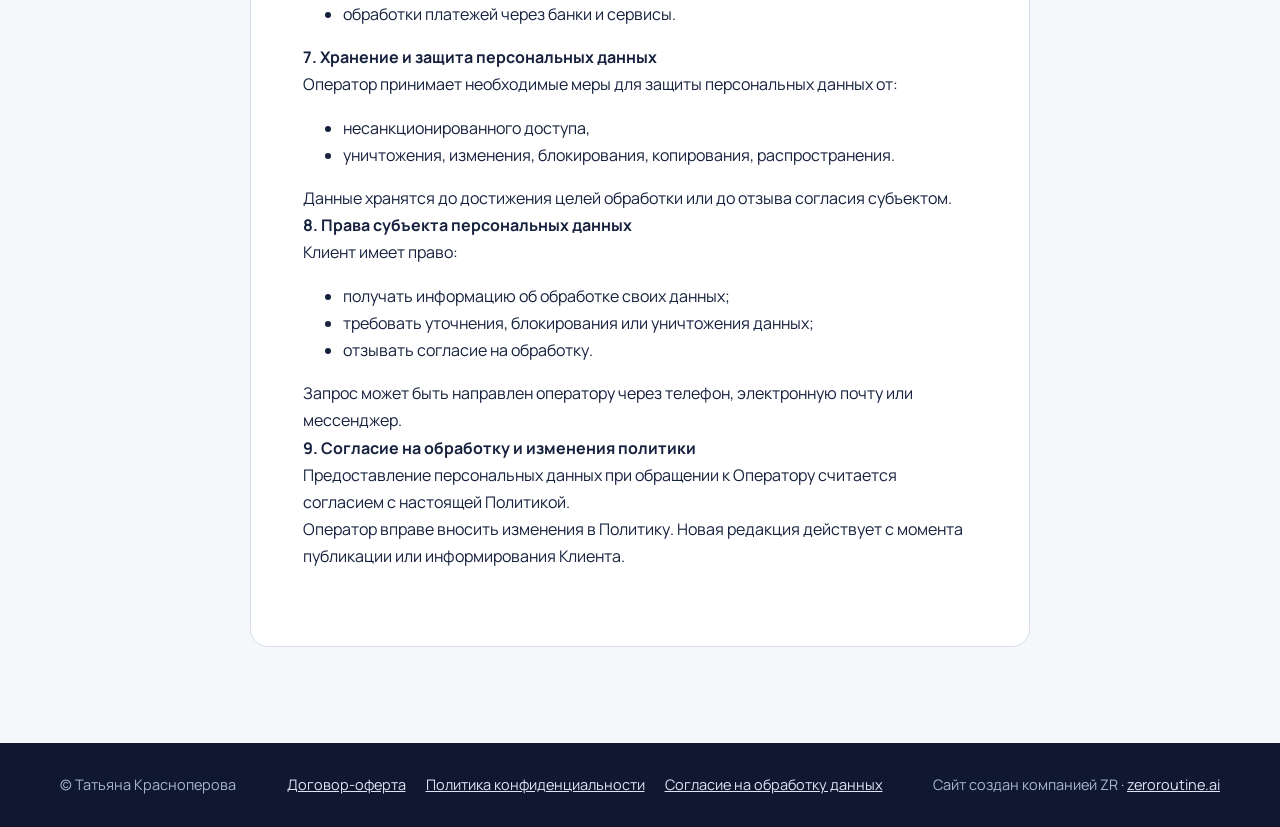
<file: policy/index.html>
<!DOCTYPE html>
<html lang="ru">
<head>
<meta charset="utf-8">
<meta name="viewport" content="width=device-width, initial-scale=1">
<title>Политика конфиденциальности</title>
<meta name="robots" content="noindex">
<link rel="icon" href="../assets/img/favicon.ico">
<link rel="stylesheet" href="../assets/css/google-fonts.css">
<link rel="stylesheet" href="../assets/css/style.css?v=202611270908">
</head>
<body>
<header class="header is-scrolled">
  <div class="wrap header__in">
    <a class="logo" href="../">Татьяна Красноперова</a>
    <div class="header__cta" style="margin-left:auto"><a class="btn btn--dark btn--sm" href="../#contact">Написать</a></div>
  </div>
</header>
<main class="doc"><div class="doc__back"><a href="../">← На главную</a></div><div class="doc__body"><p class="doc__sub"><strong>ПОЛИТИКА КОНФИДЕНЦИАЛЬНОСТИ</strong></p><p class="doc__sub">обработки персональных данных</p><strong>1. Общие положения</strong><br />Настоящая Политика конфиденциальности (далее — Политика) регулирует порядок обработки и защиты персональных данных физических лиц (далее — Клиенты), предоставляемых в связи с получением образовательных услуг.<br />Оператором персональных данных является:<br /><strong>Красноперова Татьяна Владимировна / Самозанятый преподаватель</strong> (далее — Оператор).<br /><strong>2. Какие данные обрабатываются</strong><br />Оператор может обрабатывать следующие персональные данные:<br /><ul><li data-list="bullet">Фамилия, имя, отчество;</li><li data-list="bullet">Контактный телефон;</li><li data-list="bullet">Электронная почта;</li><li data-list="bullet">Логин в мессенджерах (WhatsApp, Telegram и др.);</li><li data-list="bullet">Возраст или дата рождения (при необходимости для обучения);</li><li data-list="bullet">Имя ребёнка (если услуги для несовершеннолетнего);</li><li data-list="bullet">Платёжные реквизиты (при оплате через онлайн-сервисы или переводы).</li></ul><strong>3. Цели обработки персональных данных</strong><br />Персональные данные обрабатываются для:<br /><ul><li data-list="bullet">заключения и исполнения договора-оферты на оказание образовательных услуг;</li><li data-list="bullet">связи с Клиентом по вопросам обучения и оплаты;</li><li data-list="bullet">ведения учёта занятий;</li><li data-list="bullet">оформления отчётности при необходимости;</li><li data-list="bullet">соблюдения требований законодательства.</li></ul><strong>4. Правовые основания обработки</strong><br />Обработка данных осуществляется на основании:<br /><ul><li data-list="bullet">ст. 24 Конституции РФ,</li><li data-list="bullet">ст. 6 и 9 Федерального закона № 152-ФЗ «О персональных данных»,</li><li data-list="bullet">добровольного согласия субъекта персональных данных.</li></ul><strong>5. Способы обработки</strong><br />Данные могут обрабатываться:<br /><ul><li data-list="bullet">в электронном виде (устройства Оператора, мессенджеры, электронная почта, формы);</li><li data-list="bullet">на бумажных носителях (при наличии).</li></ul>Передача по сети Интернет допускается при использовании мессенджеров, почты, форм для записи и оплаты.<br /><strong>6. Передача данных третьим лицам</strong><br />Передача данных третьим лицам не осуществляется, за исключением случаев:<br /><ul><li data-list="bullet">выполнения требований законодательства (налоговые органы, по запросу суда и т.п.);</li><li data-list="bullet">привлечения специалистов к проведению занятий (при необходимости и с согласия Клиента);</li><li data-list="bullet">обработки платежей через банки и сервисы.</li></ul><strong>7. Хранение и защита персональных данных</strong><br />Оператор принимает необходимые меры для защиты персональных данных от:<br /><ul><li data-list="bullet">несанкционированного доступа,</li><li data-list="bullet">уничтожения, изменения, блокирования, копирования, распространения.</li></ul>Данные хранятся до достижения целей обработки или до отзыва согласия субъектом.<br /><strong>8. Права субъекта персональных данных</strong><br />Клиент имеет право:<br /><ul><li data-list="bullet">получать информацию об обработке своих данных;</li><li data-list="bullet">требовать уточнения, блокирования или уничтожения данных;</li><li data-list="bullet">отзывать согласие на обработку.</li></ul>Запрос может быть направлен оператору через телефон, электронную почту или мессенджер.<br /><strong>9. Согласие на обработку и изменения политики</strong><br />Предоставление персональных данных при обращении к Оператору считается согласием с настоящей Политикой.<br />Оператор вправе вносить изменения в Политику. Новая редакция действует с момента публикации или информирования Клиента.<br /><br /></div></main>
<footer class="footer">
  <div class="wrap footer__in">
    <span>© Татьяна Красноперова</span>
    <span class="footer__links"><a href="../oferta/">Договор-оферта</a><a href="../policy/">Политика конфиденциальности</a><a href="../consent/">Согласие на обработку данных</a></span>
    <span>Сайт создан компанией ZR · <a href="https://zeroroutine.ai" target="_blank" rel="noopener">zeroroutine.ai</a></span>
  </div>
</footer>
</body>
</html>
</file>
<file: assets/css/google-fonts.css>
/* cyrillic-ext */
@font-face {
  font-family: 'Manrope';
  font-style: normal;
  font-weight: 300;
  src: url('../fonts/f09590a67c954a6f.woff2') format('woff2');
  unicode-range: U+0460-052F, U+1C80-1C8A, U+20B4, U+2DE0-2DFF, U+A640-A69F, U+FE2E-FE2F;
}
/* cyrillic */
@font-face {
  font-family: 'Manrope';
  font-style: normal;
  font-weight: 300;
  src: url('../fonts/84ddfcf770317c5b.woff2') format('woff2');
  unicode-range: U+0301, U+0400-045F, U+0490-0491, U+04B0-04B1, U+2116;
}
/* greek */
@font-face {
  font-family: 'Manrope';
  font-style: normal;
  font-weight: 300;
  src: url('../fonts/92ce4446e09c7310.woff2') format('woff2');
  unicode-range: U+0370-0377, U+037A-037F, U+0384-038A, U+038C, U+038E-03A1, U+03A3-03FF;
}
/* vietnamese */
@font-face {
  font-family: 'Manrope';
  font-style: normal;
  font-weight: 300;
  src: url('../fonts/5b3e3e4cf4195e1b.woff2') format('woff2');
  unicode-range: U+0102-0103, U+0110-0111, U+0128-0129, U+0168-0169, U+01A0-01A1, U+01AF-01B0, U+0300-0301, U+0303-0304, U+0308-0309, U+0323, U+0329, U+1EA0-1EF9, U+20AB;
}
/* latin-ext */
@font-face {
  font-family: 'Manrope';
  font-style: normal;
  font-weight: 300;
  src: url('../fonts/59b5f94f8cb54356.woff2') format('woff2');
  unicode-range: U+0100-02BA, U+02BD-02C5, U+02C7-02CC, U+02CE-02D7, U+02DD-02FF, U+0304, U+0308, U+0329, U+1D00-1DBF, U+1E00-1E9F, U+1EF2-1EFF, U+2020, U+20A0-20AB, U+20AD-20C4, U+2113, U+2C60-2C7F, U+A720-A7FF;
}
/* latin */
@font-face {
  font-family: 'Manrope';
  font-style: normal;
  font-weight: 300;
  src: url('../fonts/58ee1998cb8c000e.woff2') format('woff2');
  unicode-range: U+0000-00FF, U+0131, U+0152-0153, U+02BB-02BC, U+02C6, U+02DA, U+02DC, U+0304, U+0308, U+0329, U+2000-206F, U+20AC, U+2122, U+2191, U+2193, U+2212, U+2215, U+FEFF, U+FFFD;
}
/* cyrillic-ext */
@font-face {
  font-family: 'Manrope';
  font-style: normal;
  font-weight: 400;
  src: url('../fonts/f09590a67c954a6f.woff2') format('woff2');
  unicode-range: U+0460-052F, U+1C80-1C8A, U+20B4, U+2DE0-2DFF, U+A640-A69F, U+FE2E-FE2F;
}
/* cyrillic */
@font-face {
  font-family: 'Manrope';
  font-style: normal;
  font-weight: 400;
  src: url('../fonts/84ddfcf770317c5b.woff2') format('woff2');
  unicode-range: U+0301, U+0400-045F, U+0490-0491, U+04B0-04B1, U+2116;
}
/* greek */
@font-face {
  font-family: 'Manrope';
  font-style: normal;
  font-weight: 400;
  src: url('../fonts/92ce4446e09c7310.woff2') format('woff2');
  unicode-range: U+0370-0377, U+037A-037F, U+0384-038A, U+038C, U+038E-03A1, U+03A3-03FF;
}
/* vietnamese */
@font-face {
  font-family: 'Manrope';
  font-style: normal;
  font-weight: 400;
  src: url('../fonts/5b3e3e4cf4195e1b.woff2') format('woff2');
  unicode-range: U+0102-0103, U+0110-0111, U+0128-0129, U+0168-0169, U+01A0-01A1, U+01AF-01B0, U+0300-0301, U+0303-0304, U+0308-0309, U+0323, U+0329, U+1EA0-1EF9, U+20AB;
}
/* latin-ext */
@font-face {
  font-family: 'Manrope';
  font-style: normal;
  font-weight: 400;
  src: url('../fonts/59b5f94f8cb54356.woff2') format('woff2');
  unicode-range: U+0100-02BA, U+02BD-02C5, U+02C7-02CC, U+02CE-02D7, U+02DD-02FF, U+0304, U+0308, U+0329, U+1D00-1DBF, U+1E00-1E9F, U+1EF2-1EFF, U+2020, U+20A0-20AB, U+20AD-20C4, U+2113, U+2C60-2C7F, U+A720-A7FF;
}
/* latin */
@font-face {
  font-family: 'Manrope';
  font-style: normal;
  font-weight: 400;
  src: url('../fonts/58ee1998cb8c000e.woff2') format('woff2');
  unicode-range: U+0000-00FF, U+0131, U+0152-0153, U+02BB-02BC, U+02C6, U+02DA, U+02DC, U+0304, U+0308, U+0329, U+2000-206F, U+20AC, U+2122, U+2191, U+2193, U+2212, U+2215, U+FEFF, U+FFFD;
}
/* cyrillic-ext */
@font-face {
  font-family: 'Manrope';
  font-style: normal;
  font-weight: 500;
  src: url('../fonts/f09590a67c954a6f.woff2') format('woff2');
  unicode-range: U+0460-052F, U+1C80-1C8A, U+20B4, U+2DE0-2DFF, U+A640-A69F, U+FE2E-FE2F;
}
/* cyrillic */
@font-face {
  font-family: 'Manrope';
  font-style: normal;
  font-weight: 500;
  src: url('../fonts/84ddfcf770317c5b.woff2') format('woff2');
  unicode-range: U+0301, U+0400-045F, U+0490-0491, U+04B0-04B1, U+2116;
}
/* greek */
@font-face {
  font-family: 'Manrope';
  font-style: normal;
  font-weight: 500;
  src: url('../fonts/92ce4446e09c7310.woff2') format('woff2');
  unicode-range: U+0370-0377, U+037A-037F, U+0384-038A, U+038C, U+038E-03A1, U+03A3-03FF;
}
/* vietnamese */
@font-face {
  font-family: 'Manrope';
  font-style: normal;
  font-weight: 500;
  src: url('../fonts/5b3e3e4cf4195e1b.woff2') format('woff2');
  unicode-range: U+0102-0103, U+0110-0111, U+0128-0129, U+0168-0169, U+01A0-01A1, U+01AF-01B0, U+0300-0301, U+0303-0304, U+0308-0309, U+0323, U+0329, U+1EA0-1EF9, U+20AB;
}
/* latin-ext */
@font-face {
  font-family: 'Manrope';
  font-style: normal;
  font-weight: 500;
  src: url('../fonts/59b5f94f8cb54356.woff2') format('woff2');
  unicode-range: U+0100-02BA, U+02BD-02C5, U+02C7-02CC, U+02CE-02D7, U+02DD-02FF, U+0304, U+0308, U+0329, U+1D00-1DBF, U+1E00-1E9F, U+1EF2-1EFF, U+2020, U+20A0-20AB, U+20AD-20C4, U+2113, U+2C60-2C7F, U+A720-A7FF;
}
/* latin */
@font-face {
  font-family: 'Manrope';
  font-style: normal;
  font-weight: 500;
  src: url('../fonts/58ee1998cb8c000e.woff2') format('woff2');
  unicode-range: U+0000-00FF, U+0131, U+0152-0153, U+02BB-02BC, U+02C6, U+02DA, U+02DC, U+0304, U+0308, U+0329, U+2000-206F, U+20AC, U+2122, U+2191, U+2193, U+2212, U+2215, U+FEFF, U+FFFD;
}
/* cyrillic-ext */
@font-face {
  font-family: 'Manrope';
  font-style: normal;
  font-weight: 600;
  src: url('../fonts/f09590a67c954a6f.woff2') format('woff2');
  unicode-range: U+0460-052F, U+1C80-1C8A, U+20B4, U+2DE0-2DFF, U+A640-A69F, U+FE2E-FE2F;
}
/* cyrillic */
@font-face {
  font-family: 'Manrope';
  font-style: normal;
  font-weight: 600;
  src: url('../fonts/84ddfcf770317c5b.woff2') format('woff2');
  unicode-range: U+0301, U+0400-045F, U+0490-0491, U+04B0-04B1, U+2116;
}
/* greek */
@font-face {
  font-family: 'Manrope';
  font-style: normal;
  font-weight: 600;
  src: url('../fonts/92ce4446e09c7310.woff2') format('woff2');
  unicode-range: U+0370-0377, U+037A-037F, U+0384-038A, U+038C, U+038E-03A1, U+03A3-03FF;
}
/* vietnamese */
@font-face {
  font-family: 'Manrope';
  font-style: normal;
  font-weight: 600;
  src: url('../fonts/5b3e3e4cf4195e1b.woff2') format('woff2');
  unicode-range: U+0102-0103, U+0110-0111, U+0128-0129, U+0168-0169, U+01A0-01A1, U+01AF-01B0, U+0300-0301, U+0303-0304, U+0308-0309, U+0323, U+0329, U+1EA0-1EF9, U+20AB;
}
/* latin-ext */
@font-face {
  font-family: 'Manrope';
  font-style: normal;
  font-weight: 600;
  src: url('../fonts/59b5f94f8cb54356.woff2') format('woff2');
  unicode-range: U+0100-02BA, U+02BD-02C5, U+02C7-02CC, U+02CE-02D7, U+02DD-02FF, U+0304, U+0308, U+0329, U+1D00-1DBF, U+1E00-1E9F, U+1EF2-1EFF, U+2020, U+20A0-20AB, U+20AD-20C4, U+2113, U+2C60-2C7F, U+A720-A7FF;
}
/* latin */
@font-face {
  font-family: 'Manrope';
  font-style: normal;
  font-weight: 600;
  src: url('../fonts/58ee1998cb8c000e.woff2') format('woff2');
  unicode-range: U+0000-00FF, U+0131, U+0152-0153, U+02BB-02BC, U+02C6, U+02DA, U+02DC, U+0304, U+0308, U+0329, U+2000-206F, U+20AC, U+2122, U+2191, U+2193, U+2212, U+2215, U+FEFF, U+FFFD;
}
/* cyrillic-ext */
@font-face {
  font-family: 'Manrope';
  font-style: normal;
  font-weight: 700;
  src: url('../fonts/f09590a67c954a6f.woff2') format('woff2');
  unicode-range: U+0460-052F, U+1C80-1C8A, U+20B4, U+2DE0-2DFF, U+A640-A69F, U+FE2E-FE2F;
}
/* cyrillic */
@font-face {
  font-family: 'Manrope';
  font-style: normal;
  font-weight: 700;
  src: url('../fonts/84ddfcf770317c5b.woff2') format('woff2');
  unicode-range: U+0301, U+0400-045F, U+0490-0491, U+04B0-04B1, U+2116;
}
/* greek */
@font-face {
  font-family: 'Manrope';
  font-style: normal;
  font-weight: 700;
  src: url('../fonts/92ce4446e09c7310.woff2') format('woff2');
  unicode-range: U+0370-0377, U+037A-037F, U+0384-038A, U+038C, U+038E-03A1, U+03A3-03FF;
}
/* vietnamese */
@font-face {
  font-family: 'Manrope';
  font-style: normal;
  font-weight: 700;
  src: url('../fonts/5b3e3e4cf4195e1b.woff2') format('woff2');
  unicode-range: U+0102-0103, U+0110-0111, U+0128-0129, U+0168-0169, U+01A0-01A1, U+01AF-01B0, U+0300-0301, U+0303-0304, U+0308-0309, U+0323, U+0329, U+1EA0-1EF9, U+20AB;
}
/* latin-ext */
@font-face {
  font-family: 'Manrope';
  font-style: normal;
  font-weight: 700;
  src: url('../fonts/59b5f94f8cb54356.woff2') format('woff2');
  unicode-range: U+0100-02BA, U+02BD-02C5, U+02C7-02CC, U+02CE-02D7, U+02DD-02FF, U+0304, U+0308, U+0329, U+1D00-1DBF, U+1E00-1E9F, U+1EF2-1EFF, U+2020, U+20A0-20AB, U+20AD-20C4, U+2113, U+2C60-2C7F, U+A720-A7FF;
}
/* latin */
@font-face {
  font-family: 'Manrope';
  font-style: normal;
  font-weight: 700;
  src: url('../fonts/58ee1998cb8c000e.woff2') format('woff2');
  unicode-range: U+0000-00FF, U+0131, U+0152-0153, U+02BB-02BC, U+02C6, U+02DA, U+02DC, U+0304, U+0308, U+0329, U+2000-206F, U+20AC, U+2122, U+2191, U+2193, U+2212, U+2215, U+FEFF, U+FFFD;
}
</file>
<file: assets/css/style.css>
/* Татьяна Красноперова — репетитор по английскому. Единый файл стилей. */

@font-face{font-family:'Cormorant Garamond';font-style:normal;font-weight:500;font-display:swap;src:url('../fonts/cormorant-500.woff2') format('woff2')}
@font-face{font-family:'Cormorant Garamond';font-style:normal;font-weight:600;font-display:swap;src:url('../fonts/cormorant-600.woff2') format('woff2')}
@font-face{font-family:'Cormorant Garamond';font-style:italic;font-weight:500;font-display:swap;src:url('../fonts/cormorant-500-italic.woff2') format('woff2')}

:root{
  --ink:#16213e;
  --ink-soft:#4a5473;
  --paper:#f5f7fa;
  --white:#fff;
  --mist:#e5ebf6;
  --gold:#e3a33a;
  --gold-deep:#8a5a0a;
  --line:#d8dfec;
  --radius:18px;
  --serif:'Cormorant Garamond',Georgia,'Times New Roman',serif;
  --sans:'Manrope',-apple-system,BlinkMacSystemFont,'Segoe UI',Arial,sans-serif;
  --header-h:72px;
}

*,*::before,*::after{box-sizing:border-box}
html{scroll-behavior:smooth;scroll-padding-top:calc(var(--header-h) + 16px);-webkit-text-size-adjust:100%}
body{margin:0;font-family:var(--sans);font-size:17px;line-height:1.65;color:var(--ink);background:var(--paper);-webkit-font-smoothing:antialiased}
img{max-width:100%;height:auto;display:block}
a{color:inherit}
h1,h2,h3{font-family:var(--serif);font-weight:600;line-height:1.08;margin:0;letter-spacing:-.01em}
p{margin:0}
:focus-visible{outline:3px solid var(--gold);outline-offset:3px;border-radius:6px}
.visually-hidden{position:absolute;width:1px;height:1px;overflow:hidden;clip:rect(0 0 0 0);white-space:nowrap}
.skip{position:absolute;left:16px;top:-60px;z-index:100;background:var(--ink);color:#fff;padding:10px 16px;border-radius:8px}
.skip:focus{top:12px}

.wrap{width:min(1160px,100% - 40px);margin-inline:auto}
.section{padding:104px 0}
.section--white{background:var(--white)}
.section-title{font-size:clamp(34px,4.6vw,56px);margin-bottom:48px;max-width:16ch}
.section-title--center{margin-inline:auto;text-align:center;max-width:22ch}

/* Кнопки */
.btn{display:inline-flex;align-items:center;justify-content:center;gap:8px;padding:15px 28px;border-radius:999px;border:1.5px solid transparent;font:600 16px/1.2 var(--sans);text-decoration:none;cursor:pointer;transition:background-color .2s,color .2s,border-color .2s,transform .2s}
.btn--gold{background:var(--gold);color:var(--ink)}
.btn--gold:hover{background:#efb552}
.btn--dark{background:var(--ink);color:#fff}
.btn--dark:hover{background:#26335a}
.btn--ghost{border-color:var(--ink);color:var(--ink);background:transparent}
.btn--ghost:hover{background:var(--ink);color:#fff}
.btn--light{border-color:rgba(255,255,255,.55);color:#fff}
.btn--light:hover{background:#fff;color:var(--ink)}
.btn--wa{background:#3f7d5e;color:#fff;border-color:rgba(255,255,255,.7)}
.btn--wa:hover{background:#4a8a6a}
.btn--tg{background:#357aa6;color:#fff;border-color:rgba(255,255,255,.7)}
.btn--tg:hover{background:#4088b6}
.btn--vk{background:#3d5fa9;color:#fff;border-color:rgba(255,255,255,.7)}
.btn--vk:hover{background:#4b6dba}
.btn--sm{padding:11px 20px;font-size:15px}
.btn:active{transform:translateY(1px)}

/* Шапка */
.header{position:sticky;top:0;z-index:50;background:rgba(245,247,250,.92);backdrop-filter:blur(10px);border-bottom:1px solid transparent;transition:border-color .2s}
.header.is-scrolled{border-color:var(--line)}
.header__in{display:flex;align-items:center;gap:28px;height:var(--header-h)}
.logo{font-family:var(--serif);font-weight:600;font-size:25px;text-decoration:none;white-space:nowrap;line-height:1}
.nav{display:flex;gap:4px;margin-left:auto}
.nav a{white-space:nowrap;padding:8px 12px;border-radius:999px;text-decoration:none;font-size:15px;font-weight:500;color:var(--ink-soft);transition:background-color .2s,color .2s}
.nav a:hover{color:var(--ink);background:var(--mist)}
.nav a.is-active{color:var(--ink);background:var(--mist);font-weight:600}
.header__cta{display:flex;align-items:center;gap:14px}
.header__phone{font-weight:600;text-decoration:none;font-size:15px;white-space:nowrap}
.nav__cta{display:none}
.burger{display:none;width:44px;height:44px;border:0;background:none;padding:0;cursor:pointer;margin-left:auto;border-radius:50%}
.burger span{display:block;width:22px;height:2px;background:var(--ink);margin:5px auto;transition:transform .25s,opacity .2s}
.burger[aria-expanded="true"] span:nth-child(1){transform:translateY(7px) rotate(45deg)}
.burger[aria-expanded="true"] span:nth-child(2){opacity:0}
.burger[aria-expanded="true"] span:nth-child(3){transform:translateY(-7px) rotate(-45deg)}

/* Первый экран */
.hero{padding:56px 0 96px;overflow:hidden}
.hero__grid{display:grid;grid-template-columns:1.15fr .85fr;gap:64px;align-items:center}
.hero h1{font-size:clamp(42px,5.6vw,76px);max-width:14ch}
.hero__en{font-family:var(--serif);font-style:italic;font-weight:500;font-size:clamp(24px,3vw,36px);color:var(--gold-deep);margin:22px 0 26px}
.hero__lead{max-width:46ch;color:var(--ink-soft);font-size:19px}
.hero__write{margin-top:32px;font-weight:600}
.hero__actions{display:flex;flex-wrap:wrap;gap:12px;margin-top:12px}
.facts{display:flex;flex-wrap:wrap;gap:12px 44px;margin:56px 0 0;padding:28px 0 0;border-top:1px solid var(--line);list-style:none}
.facts li{display:flex;flex-direction:column;max-width:170px}
.facts b{font-family:var(--serif);font-size:44px;line-height:1;font-weight:600}
.facts span{font-size:14px;color:var(--ink-soft);margin-top:8px;line-height:1.4}
.hero__photo{position:relative;justify-self:center;width:min(100%,430px)}
.hero__photo::before{content:"";position:absolute;inset:28px -28px -28px 28px;border-radius:999px 999px 28px 28px;background:var(--mist)}
.hero__photo img{position:relative;width:100%;aspect-ratio:4/5;object-fit:cover;object-position:50% 20%;border-radius:999px 999px 28px 28px}

/* Обо мне */
.about{display:grid;grid-template-columns:.9fr 1.1fr;gap:72px;align-items:center}
.about__photos{display:grid;grid-template-columns:1fr 1fr;gap:16px;align-items:start}
.about__photos img{width:100%;object-fit:cover;border-radius:var(--radius);aspect-ratio:3/4.4}
.about__photos img:last-child{margin-top:56px;object-position:50% 20%}
.creds{list-style:none;margin:0;padding:0}
.creds li{display:grid;grid-template-columns:28px 1fr;gap:16px;padding:20px 0;border-bottom:1px solid var(--line);font-size:19px;line-height:1.5}
.creds li:first-child{border-top:1px solid var(--line)}
.creds svg{width:24px;height:24px;margin-top:3px;color:var(--gold-deep)}

/* Задачи */
.goals{display:grid;grid-template-columns:repeat(3,1fr);gap:0}
.goal{padding:0 36px;border-left:1px solid var(--line)}
.goal:first-child{padding-left:0;border-left:0}
.goal:last-child{padding-right:0}
.goal h3{font-size:30px;margin-bottom:16px;line-height:1.15}
.goal p{color:var(--ink-soft)}

/* Призыв */
.cta{background:var(--ink);color:#fff;padding:88px 0;text-align:center}
.cta h2{font-size:clamp(34px,4.6vw,56px);max-width:18ch;margin:0 auto 32px}

/* Как проходят занятия */
.method{display:grid;grid-template-columns:1fr 1fr;gap:20px}
.method__item{background:var(--paper);border-radius:var(--radius);overflow:hidden;display:flex;flex-direction:column}
.method__item img{width:100%;height:230px;object-fit:cover}
.method__body{padding:30px 32px 34px}
.method__item h3{font-size:30px;margin-bottom:12px;line-height:1.15}
.method__item p{color:var(--ink-soft)}
.method__item--text{background:var(--mist);justify-content:center}
.method__item--wide{grid-column:1/-1;flex-direction:row}
.method__item--wide img{width:44%;height:auto;min-height:260px}
.method__item--wide .method__body{align-self:center}

/* Форматы */
.formats{display:grid;grid-template-columns:repeat(4,1fr);gap:20px}
.format{background:var(--white);border:1px solid var(--line);border-radius:var(--radius);padding:30px 26px;display:flex;flex-direction:column}
.format h3{font-size:29px;margin-bottom:6px;line-height:1.15}
.format__meta{font-size:14px;font-weight:600;color:var(--gold-deep);margin-bottom:18px}
.format p{font-size:15.5px;color:var(--ink-soft)}
.format p+p{margin-top:12px}
.format--main{background:var(--ink);border-color:var(--ink);color:#fff}
.format--main .format__meta{color:var(--gold)}
.format--main p{color:#d6dcef}
.formats-note{margin-top:28px;text-align:center;color:var(--ink-soft)}

/* Как начать */
.steps{display:grid;grid-template-columns:repeat(3,1fr);gap:28px;list-style:none;margin:0;padding:0;counter-reset:s}
.steps li{position:relative;padding-top:68px;counter-increment:s}
.steps li::before{content:counter(s);position:absolute;top:0;left:0;width:48px;height:48px;border-radius:50%;background:var(--gold);color:var(--ink);font:600 26px/48px var(--serif);text-align:center}
.steps li::after{content:"";position:absolute;top:24px;left:64px;right:-20px;height:1px;background:var(--line)}
.steps li:last-child::after{display:none}
.steps h3{font-size:28px;margin-bottom:10px}
.steps p{color:var(--ink-soft)}

/* Отзывы */
.reviews__head{display:flex;justify-content:space-between;align-items:flex-end;gap:24px;margin-bottom:40px}
.reviews__head .section-title{margin:0}
.arrows{display:flex;gap:10px}
.arrow{width:50px;height:50px;border-radius:50%;border:1.5px solid var(--ink);background:transparent;color:var(--ink);cursor:pointer;display:grid;place-items:center;transition:background-color .2s,color .2s,opacity .2s}
.arrow:hover:not(:disabled){background:var(--ink);color:#fff}
.arrow:disabled{opacity:.3;cursor:default}
.arrow svg{width:20px;height:20px}
.track{display:flex;gap:20px;overflow-x:auto;scroll-snap-type:x mandatory;scrollbar-width:none;padding:4px 2px 8px}
.track::-webkit-scrollbar{display:none}
.review{flex:0 0 calc((100% - 40px)/3);scroll-snap-align:start;background:var(--white);border:1px solid var(--line);border-radius:var(--radius);padding:34px 30px 30px;display:flex;flex-direction:column;margin:0}
.review::before{content:"\201C";font:600 84px/.6 var(--serif);color:var(--gold);height:40px}
.review blockquote{margin:0 0 28px;font-size:16.5px;line-height:1.65;flex:1}
.review figcaption{display:flex;align-items:center;gap:14px;font-weight:600;line-height:1.3}
.review figcaption img{width:52px;height:52px;border-radius:50%;object-fit:cover}
.review figcaption small{display:block;font-weight:500;color:var(--ink-soft);font-size:14px}

/* Вопросы */
.faq{max-width:820px;margin-inline:auto}
.faq details{border-bottom:1px solid var(--line)}
.faq details:first-child{border-top:1px solid var(--line)}
.faq summary{list-style:none;cursor:pointer;padding:24px 48px 24px 0;font:600 26px/1.25 var(--serif);position:relative}
.faq summary::-webkit-details-marker{display:none}
.faq summary::after{content:"";position:absolute;right:6px;top:50%;width:11px;height:11px;border-right:2px solid var(--ink);border-bottom:2px solid var(--ink);transform:translateY(-70%) rotate(45deg);transition:transform .25s}
.faq details[open] summary::after{transform:translateY(-30%) rotate(-135deg)}
.faq p{padding:0 48px 26px 0;color:var(--ink-soft)}

/* Запись и контакты */
.contact{background:var(--ink);color:#fff}
.contact__grid{display:grid;grid-template-columns:.9fr 1.1fr;gap:72px;align-items:start}
.contact h2{font-size:clamp(34px,4.6vw,56px);margin-bottom:28px;max-width:15ch}
.contact__list{list-style:none;margin:0 0 28px;padding:0}
.contact__list li{padding:14px 0;border-bottom:1px solid rgba(255,255,255,.16);display:flex;justify-content:space-between;gap:16px;flex-wrap:wrap}
.contact__list span{color:#aab3d1}
.contact__list a{text-decoration:none;font-weight:600}
.contact__list a:hover{text-decoration:underline}
.messengers{display:flex;flex-wrap:wrap;gap:12px}
.form{background:var(--white);color:var(--ink);border-radius:24px;padding:40px}
.form h3{font-size:34px;margin-bottom:6px}
.form__sub{color:var(--ink-soft);margin-bottom:26px;font-size:16px}
.field{margin-bottom:18px}
.field label{display:block;font-size:14px;font-weight:600;margin-bottom:6px}
.field input[type=text],.field input[type=tel],.field input[type=email]{width:100%;padding:14px 16px;font:500 16px var(--sans);color:var(--ink);background:var(--paper);border:1.5px solid var(--line);border-radius:12px;transition:border-color .2s,background-color .2s}
.field input:hover{border-color:#b7c2db}
.field input:focus{outline:none;border-color:var(--ink);background:#fff}
.field input[aria-invalid="true"]{border-color:#c0392b}
.field__err{display:none;color:#b3261e;font-size:14px;margin-top:6px}
.field--check{display:flex;gap:12px;align-items:flex-start;font-size:14px;line-height:1.5;color:var(--ink-soft)}
.field--check input{width:20px;height:20px;margin:2px 0 0;accent-color:var(--ink);flex:none}
.field--check label{font-weight:400;font-size:14px;margin:0}
.field--check a{color:var(--ink)}
.field--check .field__err{margin-top:0}
.form .btn{width:100%;margin-top:6px}
.done{display:none;text-align:left}
.done h3{margin-bottom:12px}
.done p{color:var(--ink-soft);margin-bottom:22px}
.done .messengers .btn--ghost{border-color:var(--ink)}
.done__hint{font-size:14px;margin:18px 0 0!important}

/* Подвал */
.footer{background:#0f1830;color:#aab3d1;font-size:14.5px;padding:30px 0}
.footer__in{display:flex;justify-content:space-between;flex-wrap:wrap;gap:12px 28px}
.footer a{color:#dfe5f7}
.footer__links{display:flex;gap:20px;flex-wrap:wrap}

/* Юридические страницы */
.doc{padding:64px 0 96px}
.doc__body{max-width:780px;margin-inline:auto;background:var(--white);border:1px solid var(--line);border-radius:var(--radius);padding:48px 52px;font-size:16px;line-height:1.7}
.doc__body strong{font-weight:700}
.doc__title{font-size:clamp(30px,4vw,44px);text-align:center;margin-bottom:6px}
.doc__sub{text-align:center;color:var(--ink-soft);margin-bottom:28px}
.doc__back{max-width:780px;margin:0 auto 18px}
.doc__back a{color:var(--ink-soft);text-decoration:none;font-weight:600}
.doc__back a:hover{color:var(--ink)}

/* 404 */
.nf{min-height:70vh;display:grid;place-items:center;text-align:center;padding:40px 20px}
.nf__code{font:600 clamp(90px,16vw,170px)/1 var(--serif);color:var(--mist)}
.nf h1{font-size:clamp(30px,4vw,44px);margin:-10px 0 14px}
.nf p{color:var(--ink-soft);margin-bottom:28px}

/* Появление первого экрана — единственная анимация при загрузке */
@media (prefers-reduced-motion:no-preference){
  .hero__grid>*{animation:rise .8s cubic-bezier(.2,.7,.2,1) both}
  .hero__grid>*:nth-child(2){animation-delay:.12s}
  @keyframes rise{from{opacity:0;transform:translateY(18px)}to{opacity:1;transform:none}}
}
@media (prefers-reduced-motion:reduce){html{scroll-behavior:auto}.track{scroll-behavior:auto}}

/* Планшет */
@media (max-width:1080px){
  .header__phone{display:none}
  .formats{grid-template-columns:repeat(2,1fr)}
  .review{flex-basis:calc((100% - 20px)/2)}
}
@media (max-width:1100px){
  .burger{display:block}
  .header__cta{display:none}
  .nav{position:absolute;top:var(--header-h);left:0;right:0;flex-direction:column;gap:0;margin:0;padding:8px 20px 20px;background:var(--paper);border-bottom:1px solid var(--line);display:none}
  .nav.is-open{display:flex}
  .nav a{padding:14px 4px;border-radius:0;border-bottom:1px solid var(--line);font-size:17px}
  .nav a.is-active,.nav a:hover{background:none}
  .nav .nav__cta{display:inline-flex;margin-top:16px;border:0;justify-content:center;background:var(--ink);color:#fff;border-radius:999px;font-weight:600}
}
@media (max-width:960px){
  .hero{padding:32px 0 72px}
  .hero__grid,.about,.contact__grid{grid-template-columns:1fr;gap:48px}
  .hero__photo{width:min(78%,380px);order:-1;justify-self:start;margin-right:28px}
  
  .goals{grid-template-columns:1fr;gap:36px}
  .goal,.goal:first-child,.goal:last-child{padding:0;border-left:0}
  .method{grid-template-columns:1fr}
  .method__item--wide{flex-direction:column}
  .method__item--wide img{width:100%;height:230px;min-height:0}
  .steps{grid-template-columns:1fr;gap:40px}
  .steps li::after{display:none}
  .section{padding:76px 0}
}
@media (max-width:640px){
  body{font-size:16px}
  .wrap{width:min(1160px,100% - 32px)}
  .formats{grid-template-columns:1fr}
  .review{flex-basis:88%}
  .reviews__head{align-items:flex-start;flex-direction:column}
  .facts{gap:20px 28px}
  .facts b{font-size:38px}
  .form{padding:28px 22px}
  .doc__body{padding:28px 22px}
  .faq summary{font-size:22px}
  .btn{padding:14px 22px}
  .hero__actions .btn{flex:1 1 100%}
}

.cta__btns{display:flex;flex-wrap:wrap;gap:12px;justify-content:center}
.contact__grid--single{grid-template-columns:1fr;max-width:640px}
</file>
